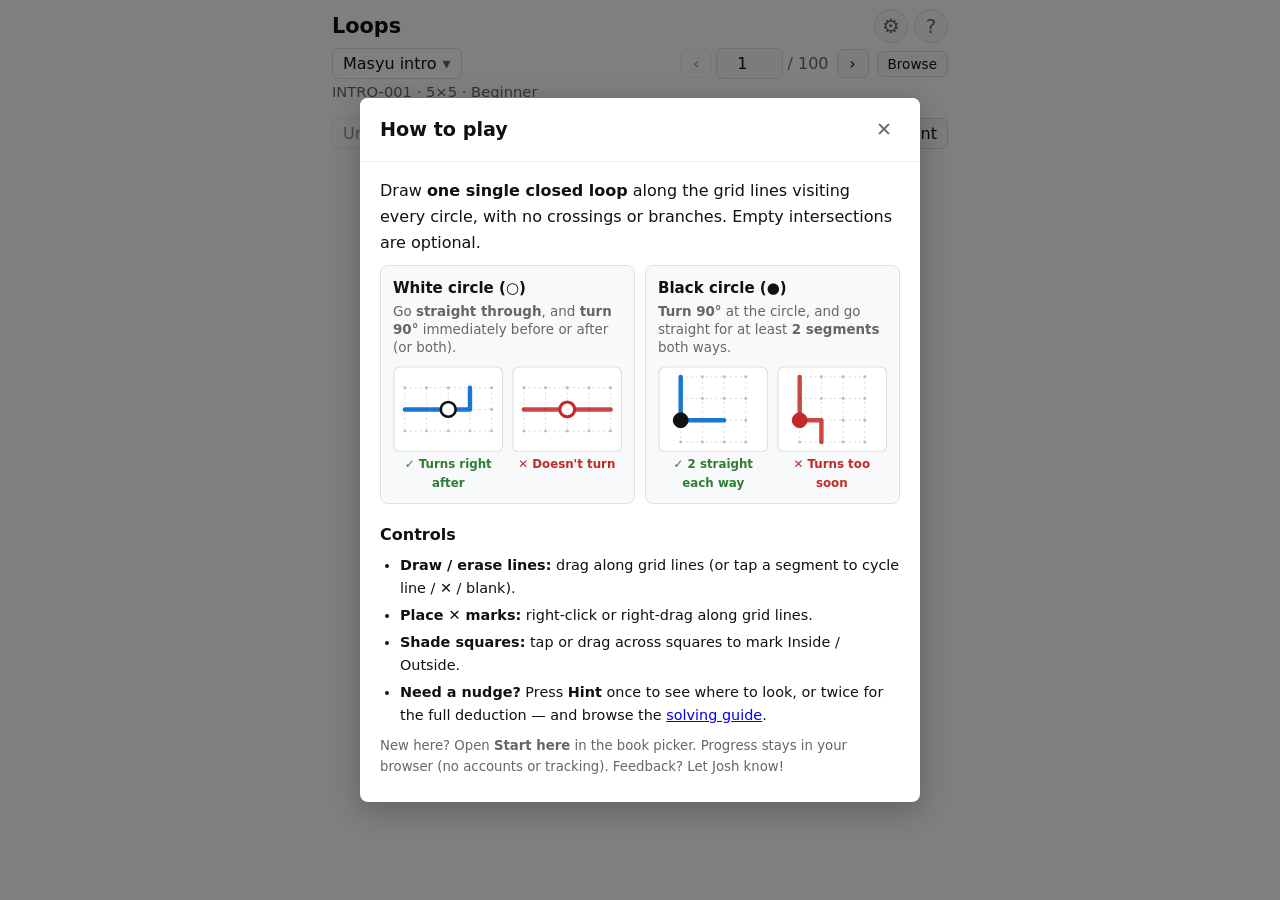
<file: index.html>
<!DOCTYPE html>
<html lang="en">
<head>
  <meta charset="UTF-8">
  <meta name="viewport" content="width=device-width, initial-scale=1">
  <title>Loops</title>
  <meta name="description" content="Masyu, Slitherlink, Mid-loop, Castle Wall, Hamilton cycle, and hybrid loop logic puzzles in your browser: 54,600+ verified unique puzzles graded by human solving rules, hints that explain the logic, and printable booklets.">
  <meta name="theme-color" content="#1976d2">
  <meta property="og:title" content="Loops — Single-Loop Logic Puzzles">
  <meta property="og:description" content="54,600+ verified unique loop logic puzzles in your browser — Masyu, Slitherlink, Mid-loop, Castle Wall, Hamilton cycle, and Hybrids — with hints that explain the logic, Auto-Shade, dark mode, and printable booklets.">
  <meta property="og:type" content="website">
  <meta property="og:url" content="https://joshmermelstein.com/loops/">
  <meta property="og:image" content="https://joshmermelstein.com/loops/og-image.png">
  <meta property="og:image:width" content="1200">
  <meta property="og:image:height" content="630">
  <meta name="twitter:card" content="summary_large_image">
  <link rel="icon" href="favicon.svg" type="image/svg+xml">
  <link rel="apple-touch-icon" href="apple-touch-icon.png">
  <link rel="manifest" href="manifest.webmanifest">
  <script>
    (function () {
      var dark = false;
      try { dark = localStorage.getItem('loops_dark') === '1'; } catch (e) {}
      document.documentElement.setAttribute('data-theme', dark ? 'dark' : 'light');
      var meta = document.querySelector('meta[name="theme-color"]');
      if (meta) meta.setAttribute('content', dark ? '#1a1a1a' : '#1976d2');
    })();
  </script>
  <link rel="stylesheet" href="style.css">
</head>
<body>
  <div id="game-container">
    <header class="topbar">
      <h1 id="page-title">Loops</h1>
      <div class="topbar-actions">
        <button id="settings-btn" class="icon-btn" aria-label="Settings" aria-haspopup="dialog">⚙</button>
        <button id="help-btn" class="icon-btn" aria-label="How to play" aria-haspopup="dialog">?</button>
      </div>
    </header>

    <div class="nav">
      <button id="book-btn" class="book-btn" type="button" aria-haspopup="dialog" aria-label="Choose a book"></button>
      <div class="pager">
        <button id="prev-puz" class="step-btn" aria-label="Previous puzzle">‹</button>
        <input type="number" id="puz-num" min="1" aria-label="Puzzle number">
        <span class="pager-total">/ <span id="puz-total"></span></span>
        <button id="next-puz" class="step-btn" aria-label="Next puzzle">›</button>
        <button id="browse-btn" class="browse-btn" aria-haspopup="dialog">Browse</button>
      </div>
    </div>

    <div class="infobar">
      <div id="puz-info" class="puz-info"></div>
      <div id="status" class="status" role="status" aria-live="polite"></div>
    </div>

    <div class="controls">
      <div class="btn-group">
        <button id="undo-btn" class="ghost" disabled>Undo</button>
        <button id="redo-btn" class="ghost" disabled>Redo</button>
        <button id="reset-btn" class="ghost" disabled>Reset</button>
        <button id="turn-btn" class="ghost" hidden title="Rotate board 90°">↻ Turn</button>
      </div>
      <div class="btn-group">
        <button id="check-btn">Correct so far?</button>
        <button id="hint-btn">Hint</button>
      </div>
    </div>

    <div class="board-wrap">
      <div id="board" aria-label="Puzzle board"></div>
    </div>
    <div id="toast" class="toast" role="status" hidden></div>
  </div>

  <div id="book-modal" class="modal-overlay modal-hidden" role="dialog" aria-modal="true" aria-hidden="true" inert aria-labelledby="book-modal-title">
    <div class="modal-box modal-box--wide">
      <div class="modal-header">
        <h2 id="book-modal-title">Choose a book</h2>
        <button data-close aria-label="Close">✕</button>
      </div>
      <div class="modal-body bp-body" id="bp-body"></div>
    </div>
  </div>

  <div id="browse-modal" class="modal-overlay modal-hidden" role="dialog" aria-modal="true" aria-hidden="true" inert aria-labelledby="browse-modal-title">
    <div class="modal-box modal-box--wide">
      <div class="modal-header">
        <h2 id="browse-modal-title">Browse puzzles</h2>
        <button data-close aria-label="Close">✕</button>
      </div>
      <div class="modal-body browse-modal-body">
        <div id="browse-summary" class="browse-summary"></div>
        <div class="browse-toolbar">
          <div class="browse-legend">
            <span class="legend-dot legend-solved"></span> Solved
            <span class="legend-dot legend-in-progress"></span> In progress
            <span class="legend-dot legend-current"></span> Current
            <span class="legend-dot legend-unsolved"></span> Not started
          </div>
          <button id="browse-jump-btn" type="button" class="browse-jump-btn">→ First unsolved</button>
        </div>
        <div id="browse-jumps" class="browse-jumps" hidden></div>
        <div id="browse-grid" class="browse-grid"></div>
      </div>
    </div>
  </div>

  <div id="help-modal" class="modal-overlay modal-hidden" role="dialog" aria-modal="true" aria-hidden="true" inert aria-labelledby="help-modal-title">
    <div class="modal-box modal-box--wide">
      <div class="modal-header">
        <h2 id="help-modal-title">How to play</h2>
        <button data-close aria-label="Close">✕</button>
      </div>
      <div class="modal-body">
        <p id="help-intro">Draw <b>one single closed loop</b> along the grid lines visiting every circle, with no crossings or branches. Empty intersections are optional.</p>
        <div class="help-rules">
          <div class="help-rule-card" id="help-card-white">
            <div class="help-rule-title">White circle (○)</div>
            <p class="help-rule-desc">Go <b>straight through</b>, and <b>turn 90°</b> immediately before or after (or both).</p>
            <div class="help-diagrams">
              <figure class="help-fig">
                <svg viewBox="0 0 112 88" aria-label="Valid white circle: straight through then turns">
                  <rect class="hr-bg" x="1" y="1" width="110" height="86" rx="6"/>
                  <path class="hr-grid" d="M12 22H100M12 44H100M12 66H100M12 22V66M34 22V66M56 22V66M78 22V66M100 22V66"/>
                  <g class="hr-dot"><circle cx="12" cy="22" r="1.5"/><circle cx="34" cy="22" r="1.5"/><circle cx="56" cy="22" r="1.5"/><circle cx="78" cy="22" r="1.5"/><circle cx="100" cy="22" r="1.5"/><circle cx="12" cy="44" r="1.5"/><circle cx="34" cy="44" r="1.5"/><circle cx="78" cy="44" r="1.5"/><circle cx="100" cy="44" r="1.5"/><circle cx="12" cy="66" r="1.5"/><circle cx="34" cy="66" r="1.5"/><circle cx="56" cy="66" r="1.5"/><circle cx="78" cy="66" r="1.5"/><circle cx="100" cy="66" r="1.5"/></g>
                  <path class="hr-line" d="M12 44H78V22"/>
                  <circle class="pearl-white-fill" cx="56" cy="44" r="7.5"/>
                  <circle class="pearl-white-ring" cx="56" cy="44" r="7.5"/>
                </svg>
                <figcaption class="ok-text">✓ Turns right after</figcaption>
              </figure>
              <figure class="help-fig">
                <svg viewBox="0 0 112 88" aria-label="Invalid white circle: straight on both sides without turning">
                  <rect class="hr-bg" x="1" y="1" width="110" height="86" rx="6"/>
                  <path class="hr-grid" d="M12 22H100M12 44H100M12 66H100M12 22V66M34 22V66M56 22V66M78 22V66M100 22V66"/>
                  <g class="hr-dot"><circle cx="12" cy="22" r="1.5"/><circle cx="34" cy="22" r="1.5"/><circle cx="56" cy="22" r="1.5"/><circle cx="78" cy="22" r="1.5"/><circle cx="100" cy="22" r="1.5"/><circle cx="12" cy="44" r="1.5"/><circle cx="34" cy="44" r="1.5"/><circle cx="78" cy="44" r="1.5"/><circle cx="100" cy="44" r="1.5"/><circle cx="12" cy="66" r="1.5"/><circle cx="34" cy="66" r="1.5"/><circle cx="56" cy="66" r="1.5"/><circle cx="78" cy="66" r="1.5"/><circle cx="100" cy="66" r="1.5"/></g>
                  <path class="hr-line-bad" d="M12 44H100"/>
                  <circle class="pearl-white-fill" cx="56" cy="44" r="7.5"/>
                  <circle class="pearl-white-ring bad" cx="56" cy="44" r="7.5"/>
                </svg>
                <figcaption class="bad-text">✕ Doesn't turn</figcaption>
              </figure>
            </div>
          </div>
          <div class="help-rule-card" id="help-card-black">
            <div class="help-rule-title">Black circle (●)</div>
            <p class="help-rule-desc"><b>Turn 90°</b> at the circle, and go straight for at least <b>2 segments</b> both ways.</p>
            <div class="help-diagrams">
              <figure class="help-fig">
                <svg viewBox="0 0 112 88" aria-label="Valid black circle: turns 90 degrees with two straight segments each way">
                  <rect class="hr-bg" x="1" y="1" width="110" height="86" rx="6"/>
                  <path class="hr-grid" d="M23 11H89M23 33H89M23 55H89M23 77H89M23 11V77M45 11V77M67 11V77M89 11V77"/>
                  <g class="hr-dot"><circle cx="23" cy="11" r="1.5"/><circle cx="45" cy="11" r="1.5"/><circle cx="67" cy="11" r="1.5"/><circle cx="89" cy="11" r="1.5"/><circle cx="23" cy="33" r="1.5"/><circle cx="45" cy="33" r="1.5"/><circle cx="67" cy="33" r="1.5"/><circle cx="89" cy="33" r="1.5"/><circle cx="45" cy="55" r="1.5"/><circle cx="67" cy="55" r="1.5"/><circle cx="89" cy="55" r="1.5"/><circle cx="23" cy="77" r="1.5"/><circle cx="45" cy="77" r="1.5"/><circle cx="67" cy="77" r="1.5"/><circle cx="89" cy="77" r="1.5"/></g>
                  <path class="hr-line" d="M23 11V55H67"/>
                  <circle class="pearl-black" cx="23" cy="55" r="7.5"/>
                </svg>
                <figcaption class="ok-text">✓ 2 straight each way</figcaption>
              </figure>
              <figure class="help-fig">
                <svg viewBox="0 0 112 88" aria-label="Invalid black circle: turns after only one segment">
                  <rect class="hr-bg" x="1" y="1" width="110" height="86" rx="6"/>
                  <path class="hr-grid" d="M23 11H89M23 33H89M23 55H89M23 77H89M23 11V77M45 11V77M67 11V77M89 11V77"/>
                  <g class="hr-dot"><circle cx="23" cy="11" r="1.5"/><circle cx="45" cy="11" r="1.5"/><circle cx="67" cy="11" r="1.5"/><circle cx="89" cy="11" r="1.5"/><circle cx="23" cy="33" r="1.5"/><circle cx="45" cy="33" r="1.5"/><circle cx="67" cy="33" r="1.5"/><circle cx="89" cy="33" r="1.5"/><circle cx="45" cy="55" r="1.5"/><circle cx="67" cy="55" r="1.5"/><circle cx="89" cy="55" r="1.5"/><circle cx="23" cy="77" r="1.5"/><circle cx="45" cy="77" r="1.5"/><circle cx="67" cy="77" r="1.5"/><circle cx="89" cy="77" r="1.5"/></g>
                  <path class="hr-line-bad" d="M23 11V55H45V77"/>
                  <circle class="pearl-black bad" cx="23" cy="55" r="7.5"/>
                </svg>
                <figcaption class="bad-text">✕ Turns too soon</figcaption>
              </figure>
            </div>
          </div>
          <div class="help-rule-card help-rule-card--wide" id="help-card-gray" hidden>
            <div class="help-rule-title">Gray circle (special rule)</div>
            <p class="help-rule-desc">Secretly either a <b>white</b> or <b>black</b> circle — figuring out which is part of the puzzle. Tap a gray circle to label it white or black as an optional note.</p>
            <div class="help-diagrams">
              <figure class="help-fig">
                <svg viewBox="0 0 112 88" aria-label="Gray circle acting as a white circle">
                  <rect class="hr-bg" x="1" y="1" width="110" height="86" rx="6"/>
                  <path class="hr-grid" d="M12 22H100M12 44H100M12 66H100M12 22V66M34 22V66M56 22V66M78 22V66M100 22V66"/>
                  <g class="hr-dot"><circle cx="12" cy="22" r="1.5"/><circle cx="34" cy="22" r="1.5"/><circle cx="56" cy="22" r="1.5"/><circle cx="78" cy="22" r="1.5"/><circle cx="100" cy="22" r="1.5"/><circle cx="12" cy="44" r="1.5"/><circle cx="34" cy="44" r="1.5"/><circle cx="78" cy="44" r="1.5"/><circle cx="100" cy="44" r="1.5"/><circle cx="12" cy="66" r="1.5"/><circle cx="34" cy="66" r="1.5"/><circle cx="56" cy="66" r="1.5"/><circle cx="78" cy="66" r="1.5"/><circle cx="100" cy="66" r="1.5"/></g>
                  <path class="hr-line" d="M12 44H78V22"/>
                  <circle class="pearl-white-fill" cx="56" cy="44" r="7.5"/>
                  <path class="pearl-gray-quad-w" d="M56 44V36.5A7.5 7.5 0 0 1 63.5 44ZM56 44V51.5A7.5 7.5 0 0 1 48.5 44Z"/>
                  <circle class="pearl-white-ring" cx="56" cy="44" r="7.5"/>
                </svg>
                <figcaption class="ok-text">✓ Can be white (straight + turn)</figcaption>
              </figure>
              <figure class="help-fig">
                <svg viewBox="0 0 112 88" aria-label="Gray circle acting as a black circle">
                  <rect class="hr-bg" x="1" y="1" width="110" height="86" rx="6"/>
                  <path class="hr-grid" d="M23 11H89M23 33H89M23 55H89M23 77H89M23 11V77M45 11V77M67 11V77M89 11V77"/>
                  <g class="hr-dot"><circle cx="23" cy="11" r="1.5"/><circle cx="45" cy="11" r="1.5"/><circle cx="67" cy="11" r="1.5"/><circle cx="89" cy="11" r="1.5"/><circle cx="23" cy="33" r="1.5"/><circle cx="45" cy="33" r="1.5"/><circle cx="67" cy="33" r="1.5"/><circle cx="89" cy="33" r="1.5"/><circle cx="45" cy="55" r="1.5"/><circle cx="67" cy="55" r="1.5"/><circle cx="89" cy="55" r="1.5"/><circle cx="23" cy="77" r="1.5"/><circle cx="45" cy="77" r="1.5"/><circle cx="67" cy="77" r="1.5"/><circle cx="89" cy="77" r="1.5"/></g>
                  <path class="hr-line" d="M23 11V55H67"/>
                  <circle class="pearl-black-fill" cx="23" cy="55" r="7.5"/>
                  <path class="pearl-gray-quad-b" d="M23 55V47.5A7.5 7.5 0 0 1 30.5 55ZM23 55V62.5A7.5 7.5 0 0 1 15.5 55Z"/>
                  <circle class="pearl-black-ring" cx="23" cy="55" r="7.5"/>
                </svg>
                <figcaption class="ok-text">✓ Or black (turn + 2 straight)</figcaption>
              </figure>
            </div>
          </div>
          <div class="help-rule-card help-rule-card--wide" id="help-card-full" hidden>
            <div class="help-rule-title" id="help-full-title">Hamilton cycle</div>
            <p class="help-rule-desc" id="help-full-desc">The loop must visit <b>every</b> intersection dot — none may be left empty.</p>
            <div class="help-diagrams">
              <figure class="help-fig">
                <svg viewBox="0 0 112 88" aria-label="Valid full-board loop visiting every intersection dot">
                  <rect class="hr-bg" x="1" y="1" width="110" height="86" rx="6"/>
                  <path class="hr-grid" d="M23 22H89M23 44H89M23 66H89M23 22V66M45 22V66M67 22V66M89 22V66"/>
                  <path class="hr-line" d="M23 22H89V66H67V44H45V66H23Z"/>
                  <path class="hr-given" d="M23 22H45"/>
                  <path class="hr-wall" d="M52.5 62.5L59.5 69.5M52.5 69.5L59.5 62.5"/>
                </svg>
                <figcaption class="ok-text" id="help-full-ok">✓ Visits every dot</figcaption>
              </figure>
              <figure class="help-fig">
                <svg viewBox="0 0 112 88" aria-label="Invalid full-board loop leaving an intersection empty">
                  <rect class="hr-bg" x="1" y="1" width="110" height="86" rx="6"/>
                  <path class="hr-grid" d="M23 22H89M23 44H89M23 66H89M23 22V66M45 22V66M67 22V66M89 22V66"/>
                  <path class="hr-line-bad" d="M23 22H89V66H23Z"/>
                  <circle class="grid-dot full-board" cx="45" cy="44" r="2.6"/>
                  <circle class="grid-dot full-board" cx="67" cy="44" r="2.6"/>
                  <circle class="trapped-cell" cx="45" cy="44" r="7.5"/>
                  <circle class="trapped-cell" cx="67" cy="44" r="7.5"/>
                </svg>
                <figcaption class="bad-text">✕ Leaves dots unvisited</figcaption>
              </figure>
            </div>
          </div>
          <div class="help-rule-card help-rule-card--wide" id="help-card-voids" hidden>
            <div class="help-rule-title">Swiss cheese holes (special rule)</div>
            <p class="help-rule-desc">Cutout holes cannot be entered. Every hole sits entirely <b>Inside</b> or entirely <b>Outside</b> the loop — tap anywhere in a hole to shade it.</p>
            <div class="help-diagrams">
              <figure class="help-fig">
                <svg viewBox="0 0 112 88" aria-label="Swiss cheese hole shaded Inside the loop">
                  <rect class="hr-bg" x="1" y="1" width="110" height="86" rx="6"/>
                  <rect class="face-in" x="34" y="22" width="44" height="44"/>
                  <rect class="void-cutout" x="45" y="33" width="22" height="22" rx="4"/>
                  <path class="hr-grid" d="M12 22H100M12 44H34M78 44H100M12 66H100M12 22V66M34 22V66M78 22V66M100 22V66"/>
                  <path class="hr-line" d="M34 22H78V66H34Z"/>
                </svg>
                <figcaption class="ok-text">✓ Hole Inside the loop</figcaption>
              </figure>
              <figure class="help-fig">
                <svg viewBox="0 0 112 88" aria-label="Swiss cheese hole shaded Outside the loop">
                  <rect class="hr-bg" x="1" y="1" width="110" height="86" rx="6"/>
                  <rect class="face-out" x="34" y="22" width="44" height="44"/>
                  <rect class="void-cutout" x="45" y="33" width="22" height="22" rx="4"/>
                  <path class="hr-grid" d="M12 22H100M12 44H34M78 44H100M12 66H100M12 22V66M34 22V66M78 22V66M100 22V66"/>
                  <path class="hr-line" d="M12 22H34V66H12Z"/>
                </svg>
                <figcaption class="ok-text">✓ Hole Outside the loop</figcaption>
              </figure>
            </div>
          </div>
          <div class="help-rule-card help-rule-card--wide" id="help-card-slither" hidden>
            <div class="help-rule-title">Slitherlink numbers (0–3)</div>
            <p class="help-rule-desc">Each number inside a square tells how many of its <b>4 surrounding grid sides</b> belong to the loop. Tap any square (even a numbered one) to shade it Inside or Outside.</p>
            <div class="help-diagrams">
              <figure class="help-fig">
                <svg viewBox="0 0 112 88" aria-label="Valid Slitherlink numbers matching surrounding segments">
                  <rect class="hr-bg" x="1" y="1" width="110" height="86" rx="6"/>
                  <rect class="face-in" x="45" y="22" width="22" height="22"/>
                  <rect class="face-in" x="45" y="44" width="22" height="22"/>
                  <path class="hr-grid" d="M23 22H89M23 44H89M23 66H89M23 22V66M45 22V66M67 22V66M89 22V66"/>
                  <g class="hr-dot"><circle cx="23" cy="22" r="1.5"/><circle cx="45" cy="22" r="1.5"/><circle cx="67" cy="22" r="1.5"/><circle cx="89" cy="22" r="1.5"/><circle cx="23" cy="44" r="1.5"/><circle cx="45" cy="44" r="1.5"/><circle cx="67" cy="44" r="1.5"/><circle cx="89" cy="44" r="1.5"/><circle cx="23" cy="66" r="1.5"/><circle cx="45" cy="66" r="1.5"/><circle cx="67" cy="66" r="1.5"/><circle cx="89" cy="66" r="1.5"/></g>
                  <path class="hr-line" d="M45 22H67V66H45Z"/>
                  <text class="hr-num" x="56" y="33">3</text>
                  <text class="hr-num" x="78" y="55">1</text>
                </svg>
                <figcaption class="ok-text">✓ Exact side counts</figcaption>
              </figure>
              <figure class="help-fig">
                <svg viewBox="0 0 112 88" aria-label="Invalid Slitherlink 2 surrounded by 3 loop segments">
                  <rect class="hr-bg" x="1" y="1" width="110" height="86" rx="6"/>
                  <path class="hr-grid" d="M23 22H89M23 44H89M23 66H89M23 22V66M45 22V66M67 22V66M89 22V66"/>
                  <g class="hr-dot"><circle cx="23" cy="22" r="1.5"/><circle cx="45" cy="22" r="1.5"/><circle cx="67" cy="22" r="1.5"/><circle cx="89" cy="22" r="1.5"/><circle cx="23" cy="44" r="1.5"/><circle cx="45" cy="44" r="1.5"/><circle cx="67" cy="44" r="1.5"/><circle cx="89" cy="44" r="1.5"/><circle cx="23" cy="66" r="1.5"/><circle cx="45" cy="66" r="1.5"/><circle cx="67" cy="66" r="1.5"/><circle cx="89" cy="66" r="1.5"/></g>
                  <path class="hr-line-bad" d="M45 22H67V66H45Z"/>
                  <text class="hr-num bad" x="56" y="33">2</text>
                </svg>
                <figcaption class="bad-text">✕ 3 sides around a 2</figcaption>
              </figure>
            </div>
          </div>
          <div class="help-rule-card help-rule-card--wide" id="help-card-midloop" hidden>
            <div class="help-rule-title">Mid-loop dots (teal)</div>
            <p class="help-rule-desc">The loop must pass <b>straight through</b> every teal dot, and each dot must sit at the <b>exact midpoint</b> of its straight segment — equal length on both sides up to the 90° turns. Dots on intersections sit on even-length runs (2, 4, …); dots on segment midpoints sit on odd-length runs (1, 3, …).</p>
            <div class="help-diagrams">
              <figure class="help-fig">
                <svg viewBox="0 0 112 88" aria-label="Valid Mid-loop dots centered on straight segments">
                  <rect class="hr-bg" x="1" y="1" width="110" height="86" rx="6"/>
                  <path class="hr-grid" d="M23 22H89M23 44H89M23 66H89M23 22V66M45 22V66M67 22V66M89 22V66"/>
                  <g class="hr-dot"><circle cx="23" cy="22" r="1.5"/><circle cx="45" cy="22" r="1.5"/><circle cx="67" cy="22" r="1.5"/><circle cx="89" cy="22" r="1.5"/><circle cx="23" cy="44" r="1.5"/><circle cx="45" cy="44" r="1.5"/><circle cx="67" cy="44" r="1.5"/><circle cx="89" cy="44" r="1.5"/><circle cx="23" cy="66" r="1.5"/><circle cx="45" cy="66" r="1.5"/><circle cx="67" cy="66" r="1.5"/><circle cx="89" cy="66" r="1.5"/></g>
                  <path class="hr-line" d="M23 22H89V66H23Z"/>
                  <circle class="midloop-dot" cx="56" cy="22" r="5.5"/>
                  <circle class="midloop-dot" cx="89" cy="44" r="5.5"/>
                </svg>
                <figcaption class="ok-text">✓ Centered (odd &amp; even)</figcaption>
              </figure>
              <figure class="help-fig">
                <svg viewBox="0 0 112 88" aria-label="Invalid off-center Mid-loop dot">
                  <rect class="hr-bg" x="1" y="1" width="110" height="86" rx="6"/>
                  <path class="hr-grid" d="M23 22H89M23 44H89M23 66H89M23 22V66M45 22V66M67 22V66M89 22V66"/>
                  <g class="hr-dot"><circle cx="23" cy="22" r="1.5"/><circle cx="45" cy="22" r="1.5"/><circle cx="67" cy="22" r="1.5"/><circle cx="89" cy="22" r="1.5"/><circle cx="23" cy="44" r="1.5"/><circle cx="45" cy="44" r="1.5"/><circle cx="67" cy="44" r="1.5"/><circle cx="89" cy="44" r="1.5"/><circle cx="23" cy="66" r="1.5"/><circle cx="45" cy="66" r="1.5"/><circle cx="67" cy="66" r="1.5"/><circle cx="89" cy="66" r="1.5"/></g>
                  <path class="hr-line-bad" d="M23 22H89V66H23Z"/>
                  <circle class="midloop-dot bad" cx="45" cy="22" r="5.5"/>
                </svg>
                <figcaption class="bad-text">✕ Off-center (1 vs. 2)</figcaption>
              </figure>
            </div>
          </div>
          <div class="help-rule-card help-rule-card--wide" id="help-card-castle" hidden>
            <div class="help-rule-title">Castle Wall tiles (white / black / gray)</div>
            <p class="help-rule-desc">The loop cannot enter blocked Castle Wall tiles. <b>White</b> tiles must sit strictly <b>inside</b> the loop, <b>black</b> tiles strictly <b>outside</b>, and <b>gray</b> tiles may be either. Each numbered arrow counts the <b>total length of parallel loop segments</b> in that direction all the way to the board edge (looking past other tiles); <b>unnumbered</b> tiles just mark inside or outside.</p>
            <div class="help-diagrams">
              <figure class="help-fig">
                <svg viewBox="0 0 112 88" aria-label="Valid Castle Wall white inside tile with arrow count">
                  <rect class="hr-bg" x="1" y="1" width="110" height="86" rx="6"/>
                  <rect class="face-in" x="23" y="22" width="44" height="44"/>
                  <rect class="face-in" x="67" y="44" width="22" height="22"/>
                  <path class="hr-grid" d="M23 22H89M67 44H89M23 66H89M23 22V66M67 22V66M89 22V66"/>
                  <path class="hr-line" d="M23 22H67V44H89V66H23Z"/>
                  <rect class="castle-tile-W" x="36" y="35" width="18" height="18" rx="3.5"/>
                  <text class="castle-text-W" x="45" y="44" font-size="9.5">1→</text>
                </svg>
                <figcaption class="ok-text">✓ White inside, 1 seg right</figcaption>
              </figure>
              <figure class="help-fig">
                <svg viewBox="0 0 112 88" aria-label="Valid Castle Wall black outside tile with 0 arrow">
                  <rect class="hr-bg" x="1" y="1" width="110" height="86" rx="6"/>
                  <rect class="face-out" x="23" y="22" width="44" height="44"/>
                  <rect class="face-in" x="67" y="22" width="22" height="44"/>
                  <path class="hr-grid" d="M23 22H89M67 44H89M23 66H89M23 22V66M67 22V66M89 22V66"/>
                  <path class="hr-line" d="M67 22H89V66H67Z"/>
                  <rect class="castle-tile-B" x="36" y="35" width="18" height="18" rx="3.5"/>
                  <text class="castle-text-B" x="45" y="44" font-size="9.5">0→</text>
                </svg>
                <figcaption class="ok-text">✓ Black outside, 0 parallel</figcaption>
              </figure>
              <figure class="help-fig">
                <svg viewBox="0 0 112 88" aria-label="Valid Castle Wall gray tiles sitting inside or outside the loop">
                  <rect class="hr-bg" x="1" y="1" width="110" height="86" rx="6"/>
                  <rect class="face-in" x="12" y="11" width="44" height="44"/>
                  <rect class="face-in" x="12" y="55" width="22" height="22"/>
                  <rect class="face-out" x="56" y="33" width="44" height="44"/>
                  <path class="hr-grid" d="M12 11H100M56 33H100M12 55H56M12 77H100M12 11V77M34 55V77M56 11V77M78 11V33M100 11V77"/>
                  <path class="hr-line" d="M12 11H56V55H34V77H12Z"/>
                  <rect class="castle-tile-G" x="25" y="24" width="18" height="18" rx="3.5"/>
                  <text class="castle-text-G" x="34" y="30" font-size="8.5">1</text>
                  <text class="castle-text-G" x="34" y="37.5" font-size="7.5">↓</text>
                  <rect class="castle-tile-G" x="69" y="46" width="18" height="18" rx="3.5"/>
                  <text class="castle-text-G" x="78" y="55" font-size="9.5">←1</text>
                </svg>
                <figcaption class="ok-text">✓ Gray: inside or outside</figcaption>
              </figure>
              <figure class="help-fig">
                <svg viewBox="0 0 112 88" aria-label="Valid unnumbered Castle Wall white inside and black outside tiles">
                  <rect class="hr-bg" x="1" y="1" width="110" height="86" rx="6"/>
                  <rect class="face-in" x="12" y="22" width="44" height="44"/>
                  <rect class="face-out" x="56" y="22" width="44" height="44"/>
                  <path class="hr-grid" d="M12 22H100M12 66H100M12 22V66M56 22V66M100 22V66"/>
                  <path class="hr-line" d="M12 22H56V66H12Z"/>
                  <rect class="castle-tile-W" x="25" y="35" width="18" height="18" rx="3.5"/>
                  <rect class="castle-tile-B" x="69" y="35" width="18" height="18" rx="3.5"/>
                </svg>
                <figcaption class="ok-text">✓ Blank: inside/outside only</figcaption>
              </figure>
            </div>
          </div>
          <div class="help-rule-card help-rule-card--wide" id="help-card-corral" hidden>
            <div class="help-rule-title">Corral numbers (also known as Bag / Cave)</div>
            <p class="help-rule-desc">Every circled number must lie strictly <b>inside</b> the loop. Its value counts the total number of <b>inside squares</b> visible orthogonally in all four directions (up, down, left, right), <b>including its own square</b>, stopping in each direction at the loop fence or board edge. <i>(In hybrids with Slitherlink, circled green numbers are Corral sightline counts and plain numbers are Slitherlink edge counts.)</i></p>
            <div class="help-diagrams">
              <figure class="help-fig">
                <svg viewBox="0 0 112 88" aria-label="Valid Corral square seeing 4 inside squares">
                  <rect class="hr-bg" x="1" y="1" width="110" height="86" rx="6"/>
                  <rect class="face-in" x="23" y="22" width="66" height="22"/>
                  <rect class="face-in" x="45" y="44" width="22" height="22"/>
                  <path class="hr-grid" d="M23 22H89M23 44H89M23 66H89M23 22V66M45 22V66M67 22V66M89 22V66"/>
                  <path class="hr-line" d="M23 22H89V44H67V66H45V44H23Z"/>
                  <circle class="corral-badge" cx="56" cy="33" r="8"/>
                  <text class="corral-num" x="56" y="33" font-size="10.5">4</text>
                </svg>
                <figcaption class="ok-text">✓ Inside, sees 4 (1+1+1+1)</figcaption>
              </figure>
              <figure class="help-fig">
                <svg viewBox="0 0 112 88" aria-label="Invalid Corral square seeing only 3 squares">
                  <rect class="hr-bg" x="1" y="1" width="110" height="86" rx="6"/>
                  <rect class="face-in" x="23" y="22" width="66" height="22"/>
                  <path class="hr-grid" d="M23 22H89M23 44H89M23 66H89M23 22V66M45 22V66M67 22V66M89 22V66"/>
                  <path class="hr-line-bad" d="M23 22H89V44H23Z"/>
                  <circle class="corral-badge bad" cx="56" cy="33" r="8"/>
                  <text class="corral-num bad" x="56" y="33" font-size="10.5">4</text>
                </svg>
                <figcaption class="bad-text">✕ Only sees 3 squares</figcaption>
              </figure>
            </div>
          </div>
        </div>
        <h3>Controls</h3>
        <ul class="help-controls">
          <li><b>Draw / erase lines:</b> drag along grid lines (or tap a segment to cycle line / <b>✕</b> / blank).</li>
          <li><b>Place ✕ marks:</b> right-click or right-drag along grid lines.</li>
          <li><b>Shade squares:</b> tap or drag across squares to mark Inside / Outside.</li>
          <li id="help-ctrl-gray" hidden><b>Label gray circles:</b> tap a gray circle to mark it white or black (right-click cycles in reverse); labeling is optional.</li>
          <li id="help-ctrl-voids" hidden><b>Shade a hole:</b> tap anywhere inside a Swiss cheese hole to shade the whole hole Inside / Outside.</li>
          <li><b>Need a nudge?</b> Press <b>Hint</b> once to see where to look, or twice for the full deduction — and browse the <a id="help-guide-link" href="docs/how_to_solve.html">solving guide</a>.</li>
        </ul>
        <p class="help-foot">
          New here? Open <b>Start here</b> in the book picker. Progress stays in your browser (no accounts or tracking). Feedback? Let Josh know!
        </p>
      </div>
    </div>
  </div>

  <div id="settings-modal" class="modal-overlay modal-hidden" role="dialog" aria-modal="true" aria-hidden="true" inert aria-labelledby="settings-modal-title">
    <div class="modal-box">
      <div class="modal-header">
        <h2 id="settings-modal-title">Settings</h2>
        <button data-close aria-label="Close">✕</button>
      </div>
      <div class="modal-body">
        <div class="settings-list">
          <label class="settings-row">
            <div class="settings-row-text">
              <span class="settings-label">Dark mode</span>
              <span class="settings-desc">Use a dark color theme throughout the app</span>
            </div>
            <div class="toggle-switch">
              <input type="checkbox" id="setting-dark-mode" role="switch">
              <span class="toggle-track"><span class="toggle-thumb"></span></span>
            </div>
          </label>
          <label class="settings-row">
            <div class="settings-row-text">
              <span class="settings-label">Color separate lines</span>
              <span class="settings-desc">Draw each separate piece of the loop in its own color so you can see whether two ends belong to the same path</span>
            </div>
            <div class="toggle-switch">
              <input type="checkbox" id="setting-color-lines" role="switch">
              <span class="toggle-track"><span class="toggle-thumb"></span></span>
            </div>
          </label>
          <div id="palette-group" hidden>
            <div class="settings-row settings-row--sub">
              <div class="settings-row-text">
                <span class="settings-label">Line colors</span>
                <span class="settings-desc" id="palette-desc"></span>
              </div>
              <select id="setting-palette" aria-label="Line colors"></select>
            </div>
            <div class="palette-panel">
              <div id="palette-strip" class="palette-strip"></div>
              <div id="palette-custom" class="palette-custom" hidden>
                <button type="button" id="palette-add">Add a color</button>
                <button type="button" id="palette-reset" class="ghost">Start over from the default</button>
                <span class="settings-desc">Click a color to change it, × to remove it. Colors come into use left to right.</span>
              </div>
            </div>
          </div>
          <label class="settings-row">
            <div class="settings-row-text">
              <span class="settings-label">Auto-X</span>
              <span class="settings-desc">Automatically cross out obvious blocked edges and dead ends</span>
            </div>
            <div class="toggle-switch">
              <input type="checkbox" id="setting-auto-x" role="switch">
              <span class="toggle-track"><span class="toggle-thumb"></span></span>
            </div>
          </label>
          <label class="settings-row">
            <div class="settings-row-text">
              <span class="settings-label">Auto-shade (Inside / Outside)</span>
              <span class="settings-desc">Automatically shade squares Inside or Outside from drawn lines and ✕s</span>
            </div>
            <div class="toggle-switch">
              <input type="checkbox" id="setting-auto-shade" role="switch">
              <span class="toggle-track"><span class="toggle-thumb"></span></span>
            </div>
          </label>
          <label class="settings-row">
            <div class="settings-row-text">
              <span class="settings-label">Two-step hints</span>
              <span class="settings-desc">First press shows where to look; second press reveals the full deduction (turn off for immediate full hints)</span>
            </div>
            <div class="toggle-switch">
              <input type="checkbox" id="setting-incremental-hints" role="switch">
              <span class="toggle-track"><span class="toggle-thumb"></span></span>
            </div>
          </label>
        </div>
        <h3 class="settings-section">Tools</h3>
        <div class="settings-list">
          <div id="offline-group">
            <label class="settings-row" id="offline-row">
              <div class="settings-row-text">
                <span class="settings-label">Offline play</span>
                <span class="settings-desc" id="offline-desc">Save the app and all puzzle books (~15 MB) to play without internet</span>
              </div>
              <div class="toggle-switch">
                <input type="checkbox" id="setting-offline" role="switch">
                <span class="toggle-track"><span class="toggle-thumb"></span></span>
              </div>
            </label>
            <div id="offline-actions" class="offline-actions" hidden>
              <button type="button" id="offline-refresh-btn" class="ghost">Update offline copy</button>
            </div>
          </div>
          <div class="settings-row">
            <div class="settings-row-text">
              <span class="settings-label">Load puzzles from a file</span>
              <span class="settings-desc">Adds a temporary book from a CSV file on your computer. Nothing is uploaded.</span>
            </div>
            <button type="button" id="csv-btn">Choose file…</button>
            <input type="file" id="csv-file" accept=".csv,text/csv,text/plain" hidden>
          </div>
          <div class="settings-row">
            <div class="settings-row-text">
              <span class="settings-label">Print puzzles</span>
              <span class="settings-desc">Make a printable black-and-white booklet from this book, with an optional answer key.</span>
            </div>
            <button type="button" id="print-btn">Print…</button>
          </div>
        </div>
        <h3 class="settings-section">Your progress</h3>
        <div class="settings-list">
          <div class="settings-row">
            <div class="settings-row-text">
              <span class="settings-label">Clear saves</span>
              <span class="settings-desc">Erases your progress on every puzzle in this browser. Settings are kept.</span>
            </div>
            <button type="button" id="clear-saves-btn" class="danger-btn">Clear saves</button>
          </div>
        </div>
      </div>
    </div>
  </div>

  <div id="print-modal" class="modal-overlay modal-hidden" role="dialog" aria-modal="true" aria-hidden="true" inert aria-labelledby="print-modal-title">
    <div class="modal-box">
      <div class="modal-header">
        <h2 id="print-modal-title">Print puzzles</h2>
        <button data-close aria-label="Close">✕</button>
      </div>
      <div class="modal-body">
        <p>From <b id="print-book-name"></b> (<span id="print-book-total"></span> puzzles).</p>
        <div class="print-form">
          <label for="print-selection">Puzzles</label>
          <input type="text" id="print-selection" autocomplete="off" spellcheck="false" placeholder="e.g. 1-10, 15">
          <label for="print-size">Size</label>
          <select id="print-size">
            <option value="comfortable" selected>Comfortable (room to draw)</option>
            <option value="compact">Compact (more per page)</option>
          </select>
          <label for="print-answer-key">Answer key</label>
          <input type="checkbox" id="print-answer-key" checked>
        </div>
        <p id="print-error" class="print-error" hidden></p>
        <p id="print-summary" class="print-summary"></p>
        <div class="print-actions"><button type="button" id="print-go-btn">Print…</button></div>
      </div>
    </div>
  </div>

  <script type="module" src="js/main.js"></script>
</body>
</html>
</file>
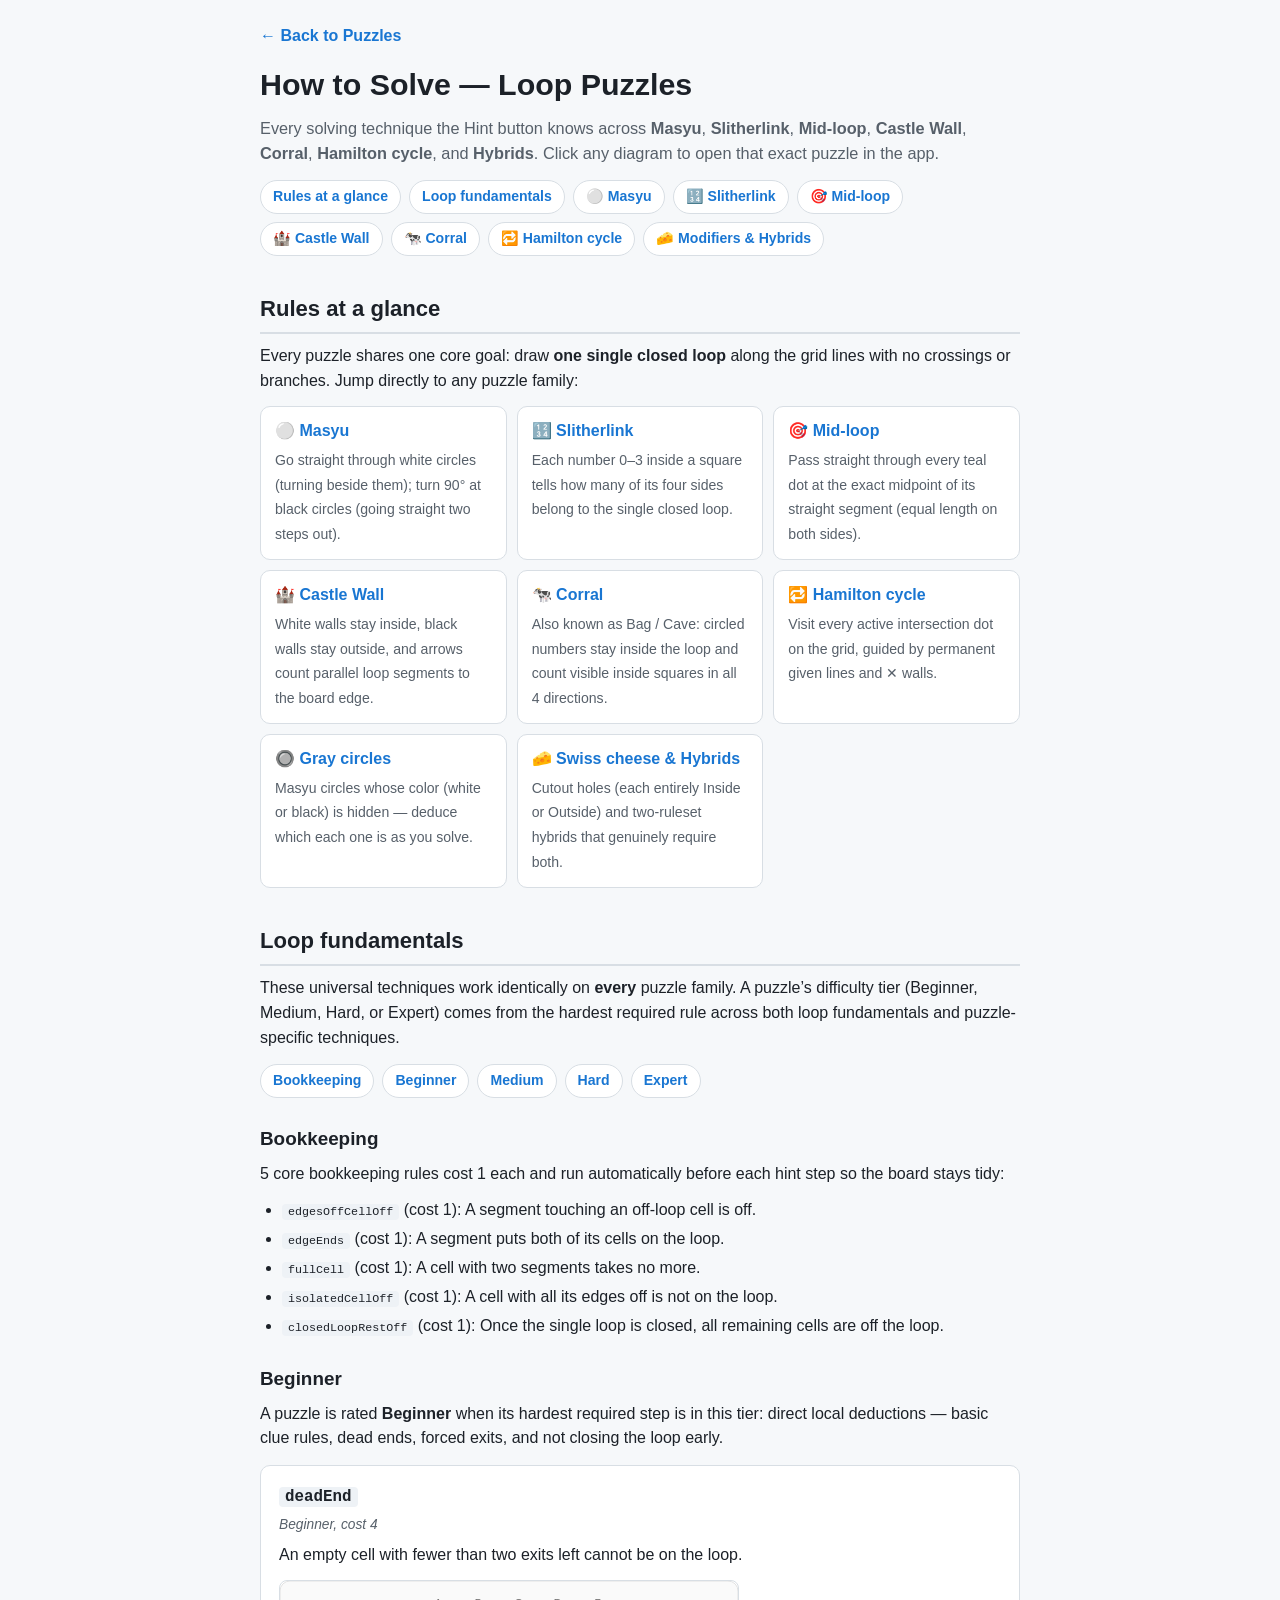
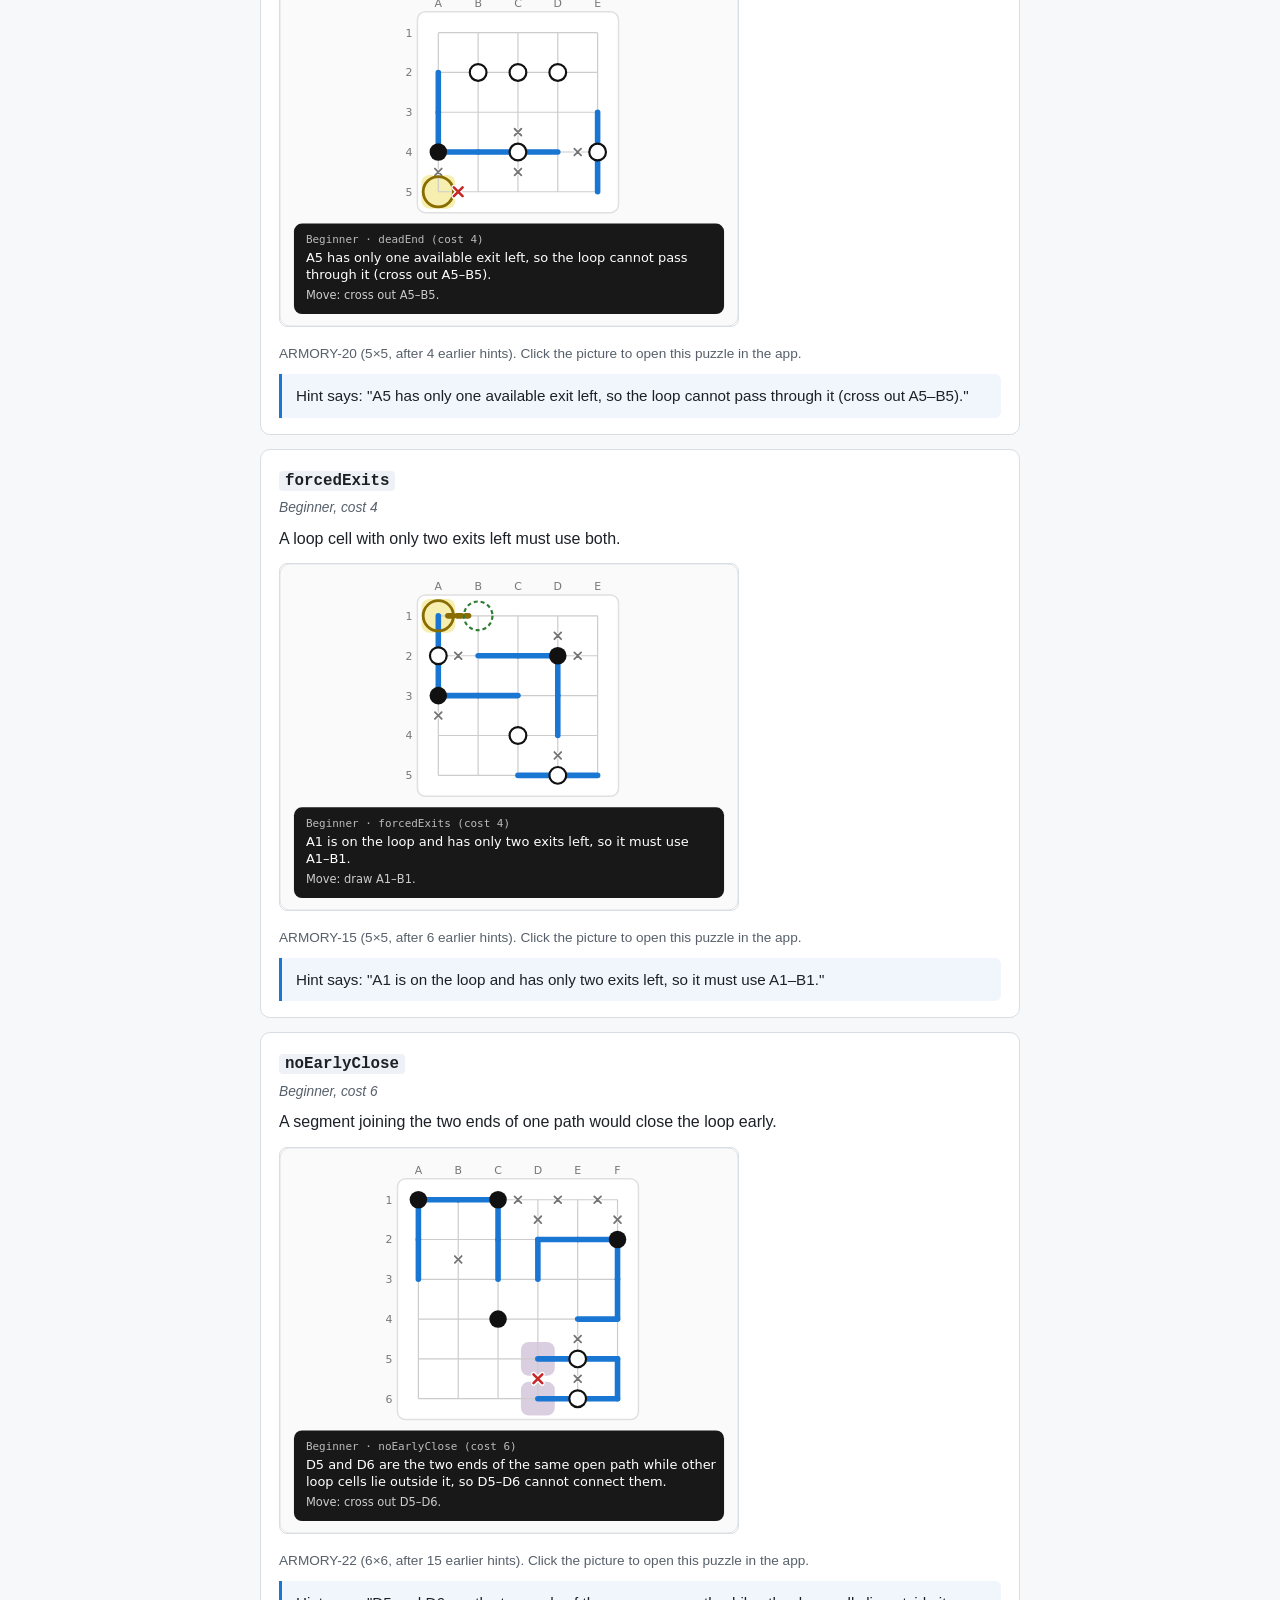
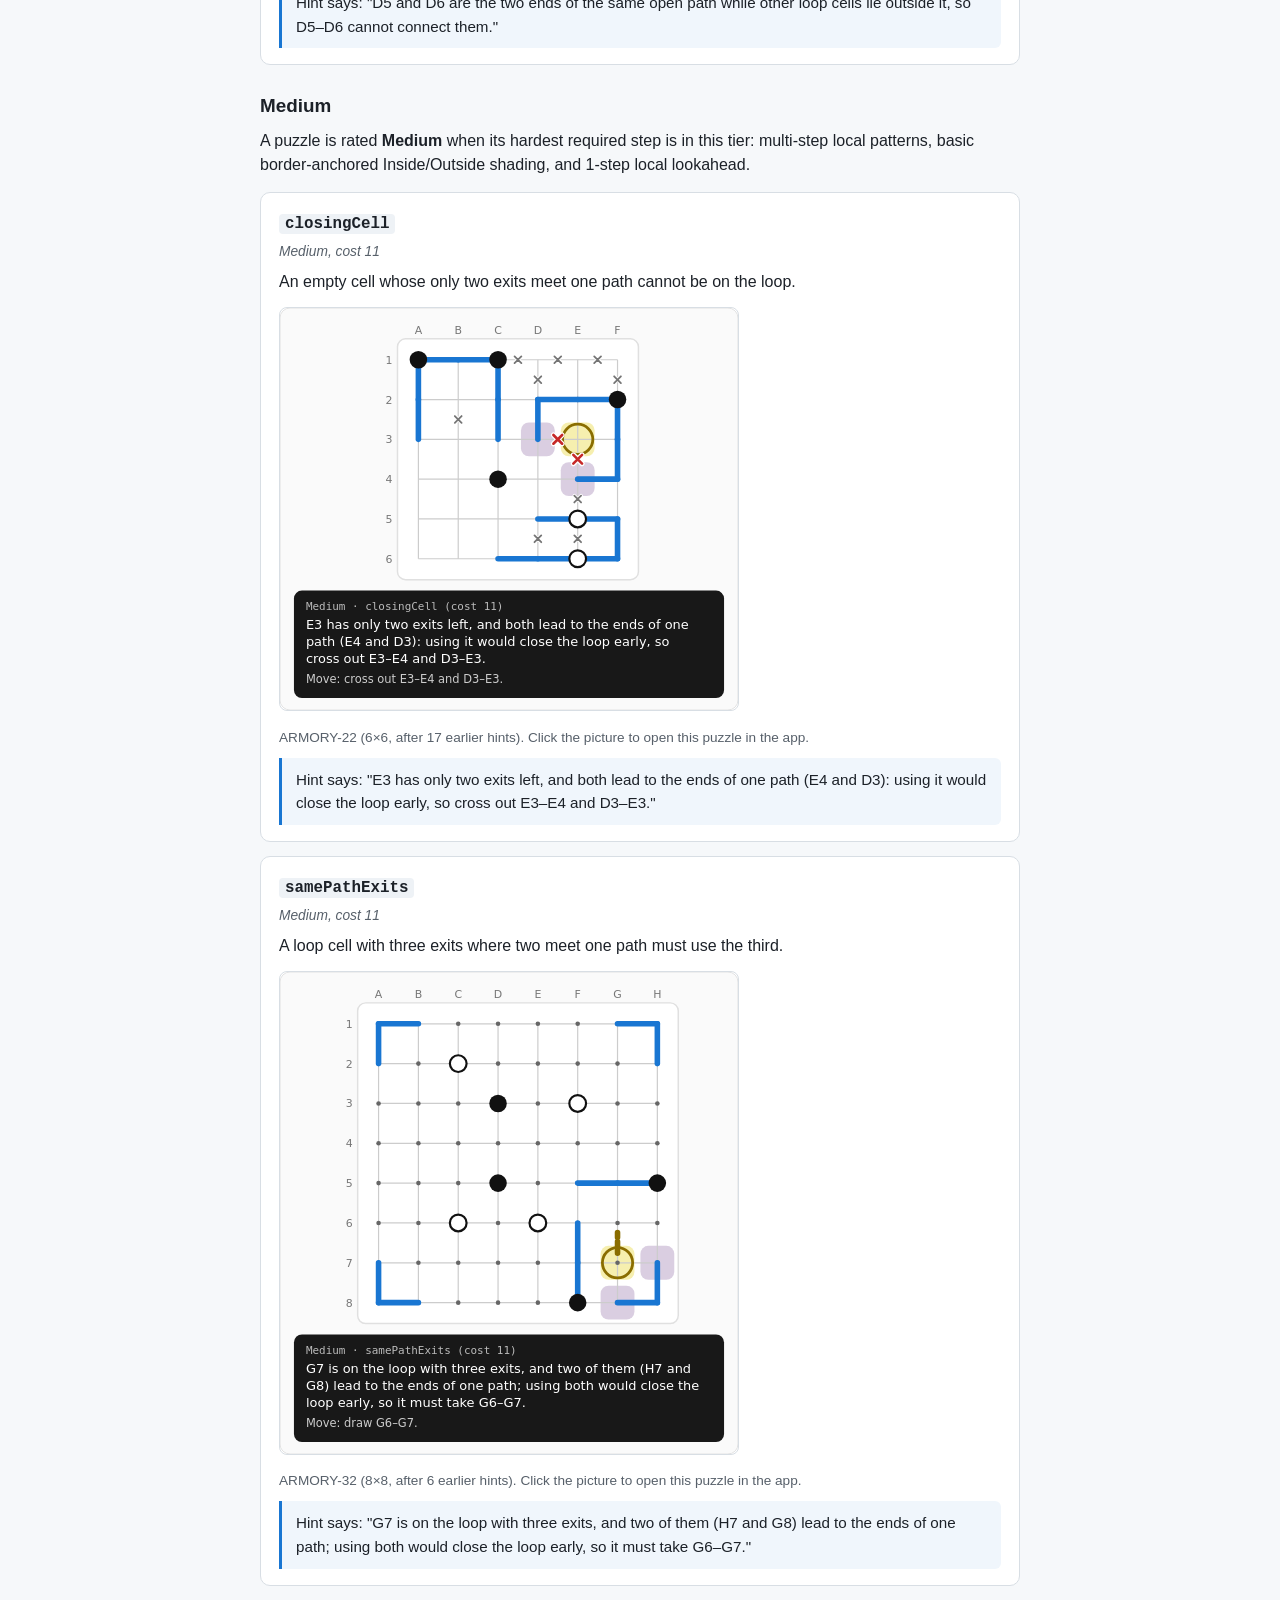
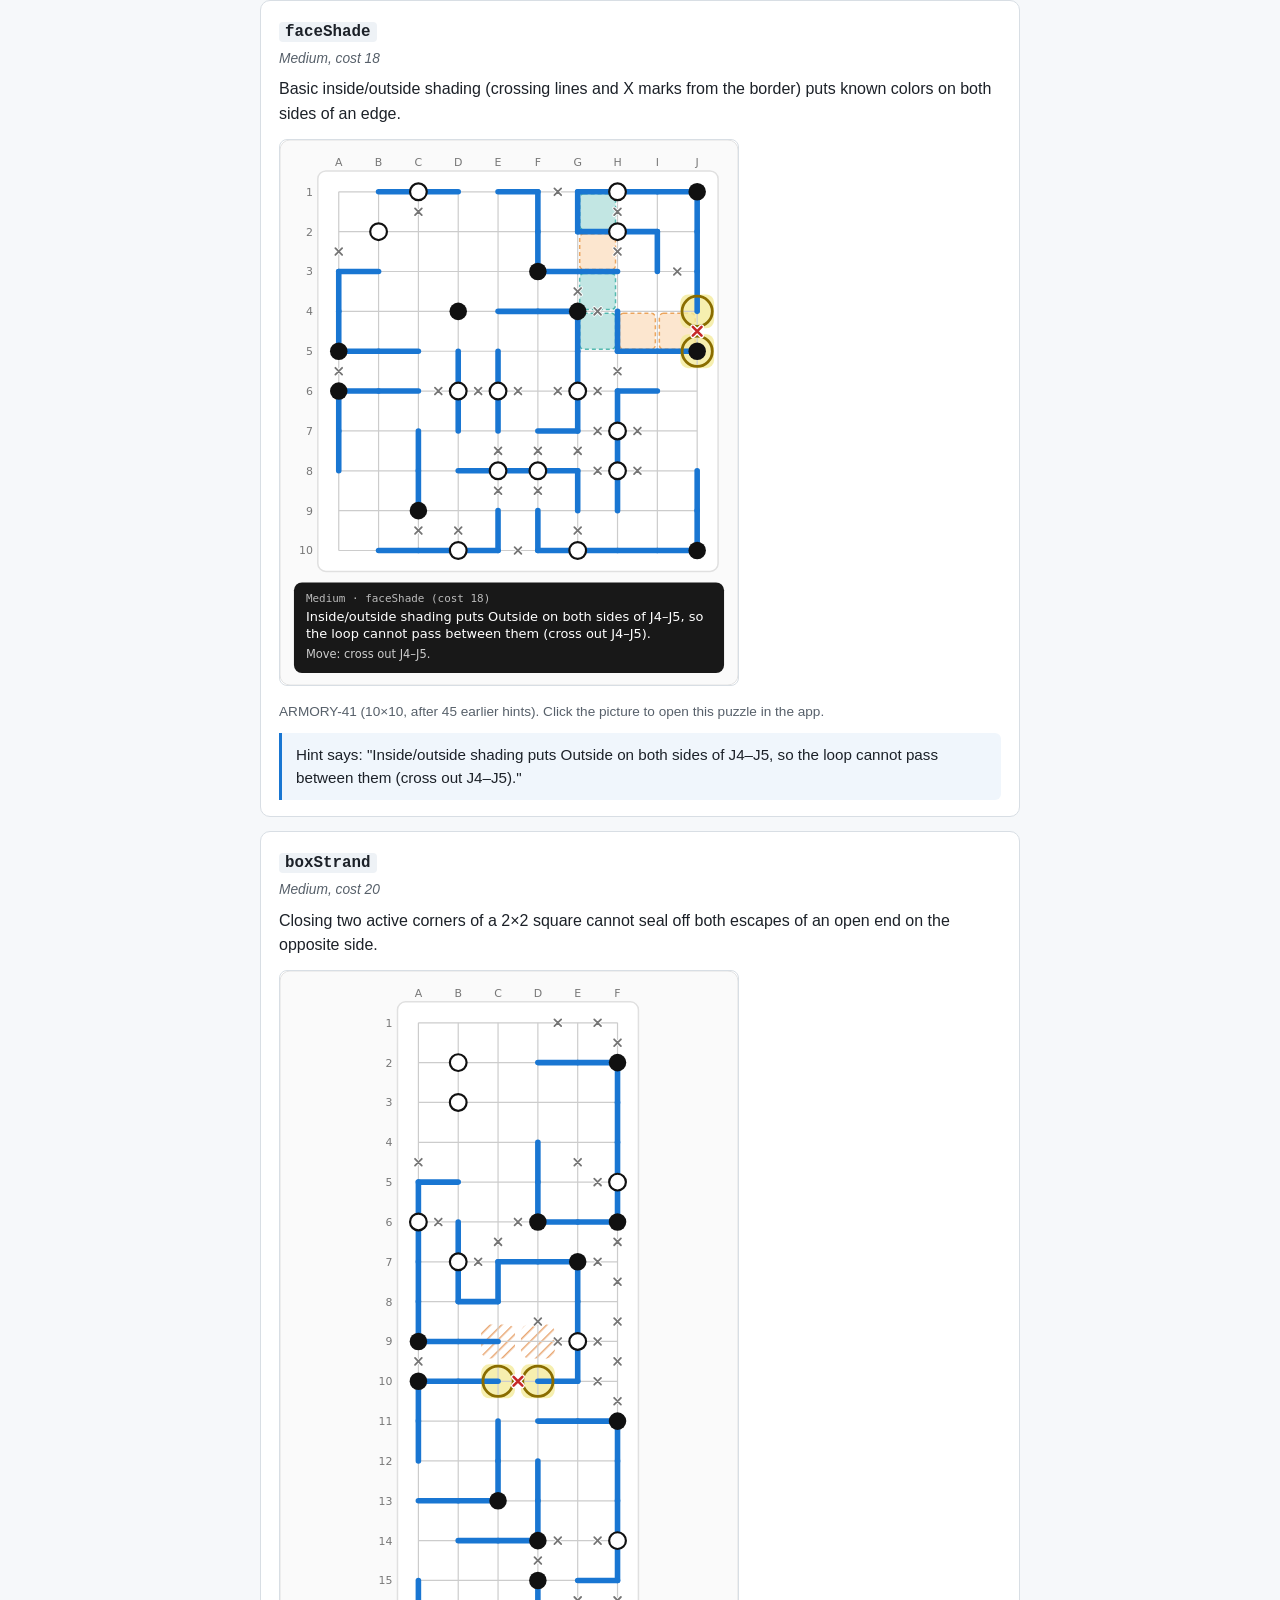
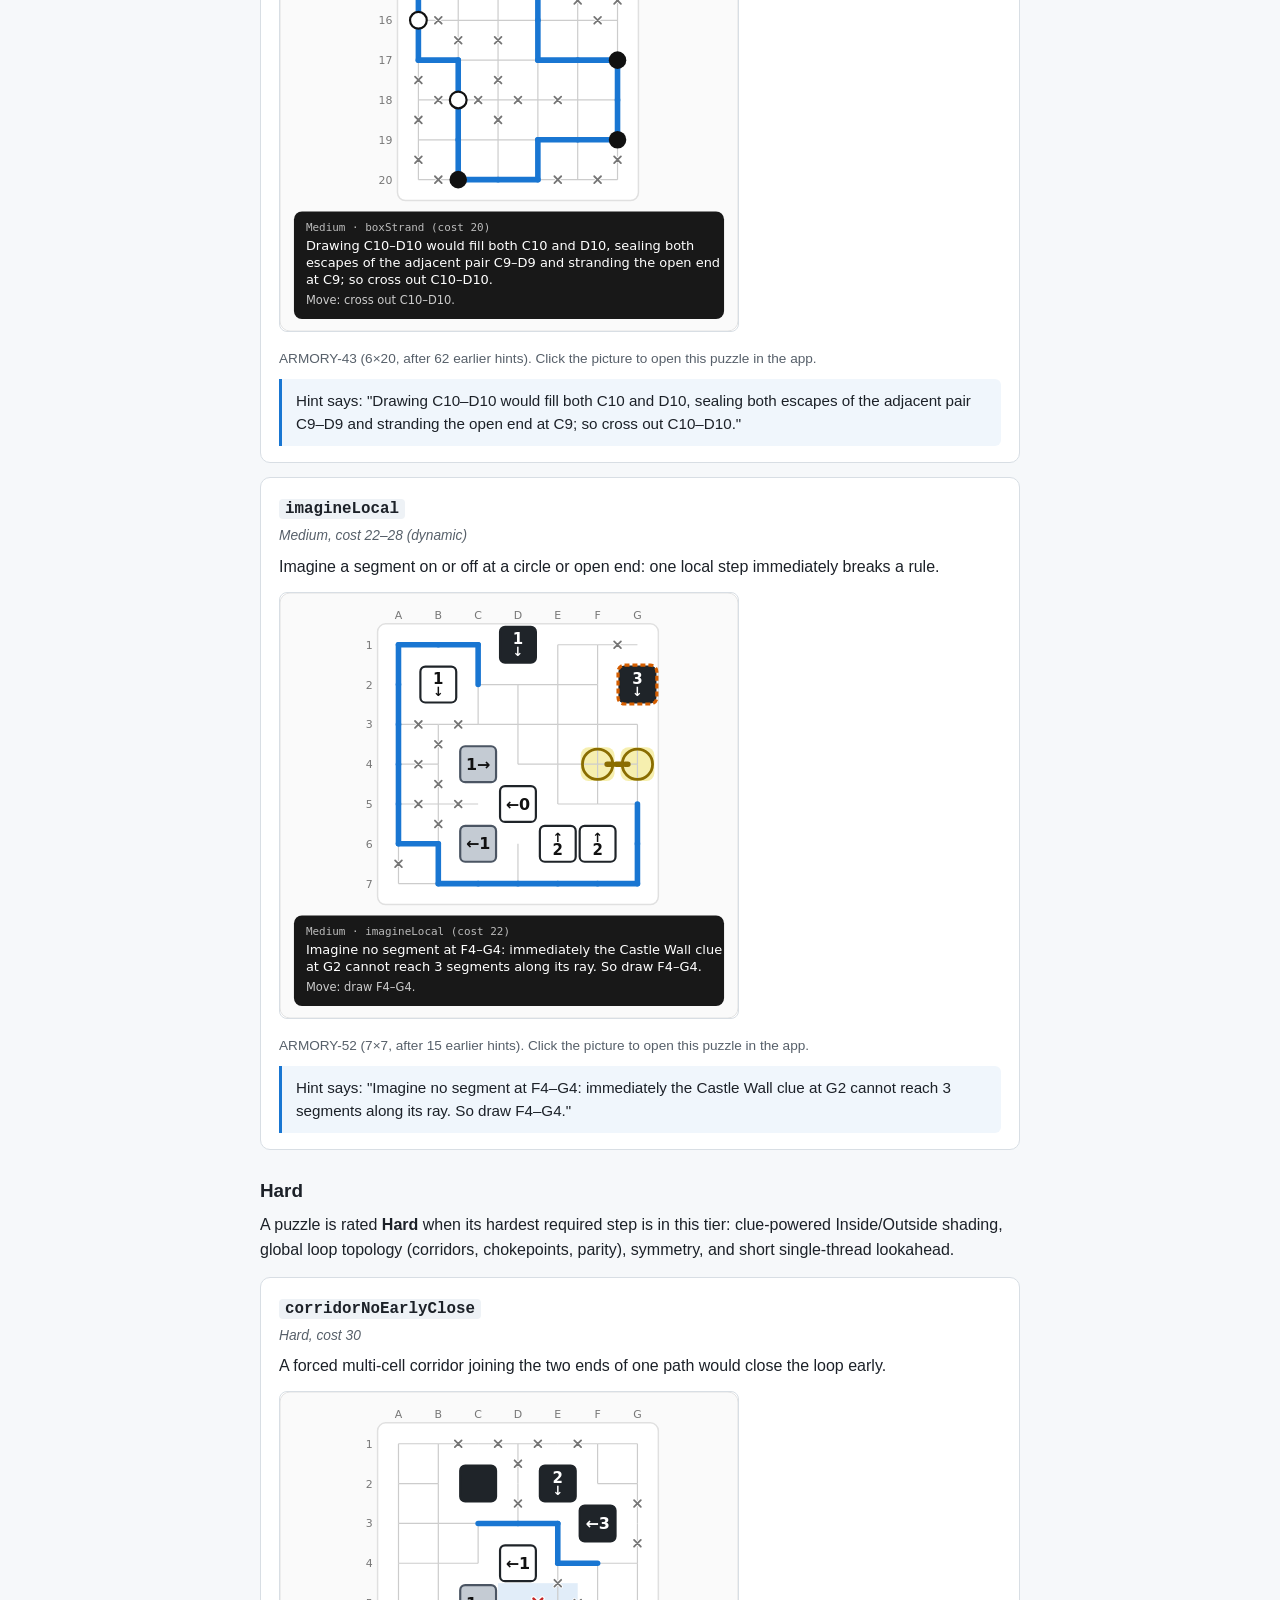
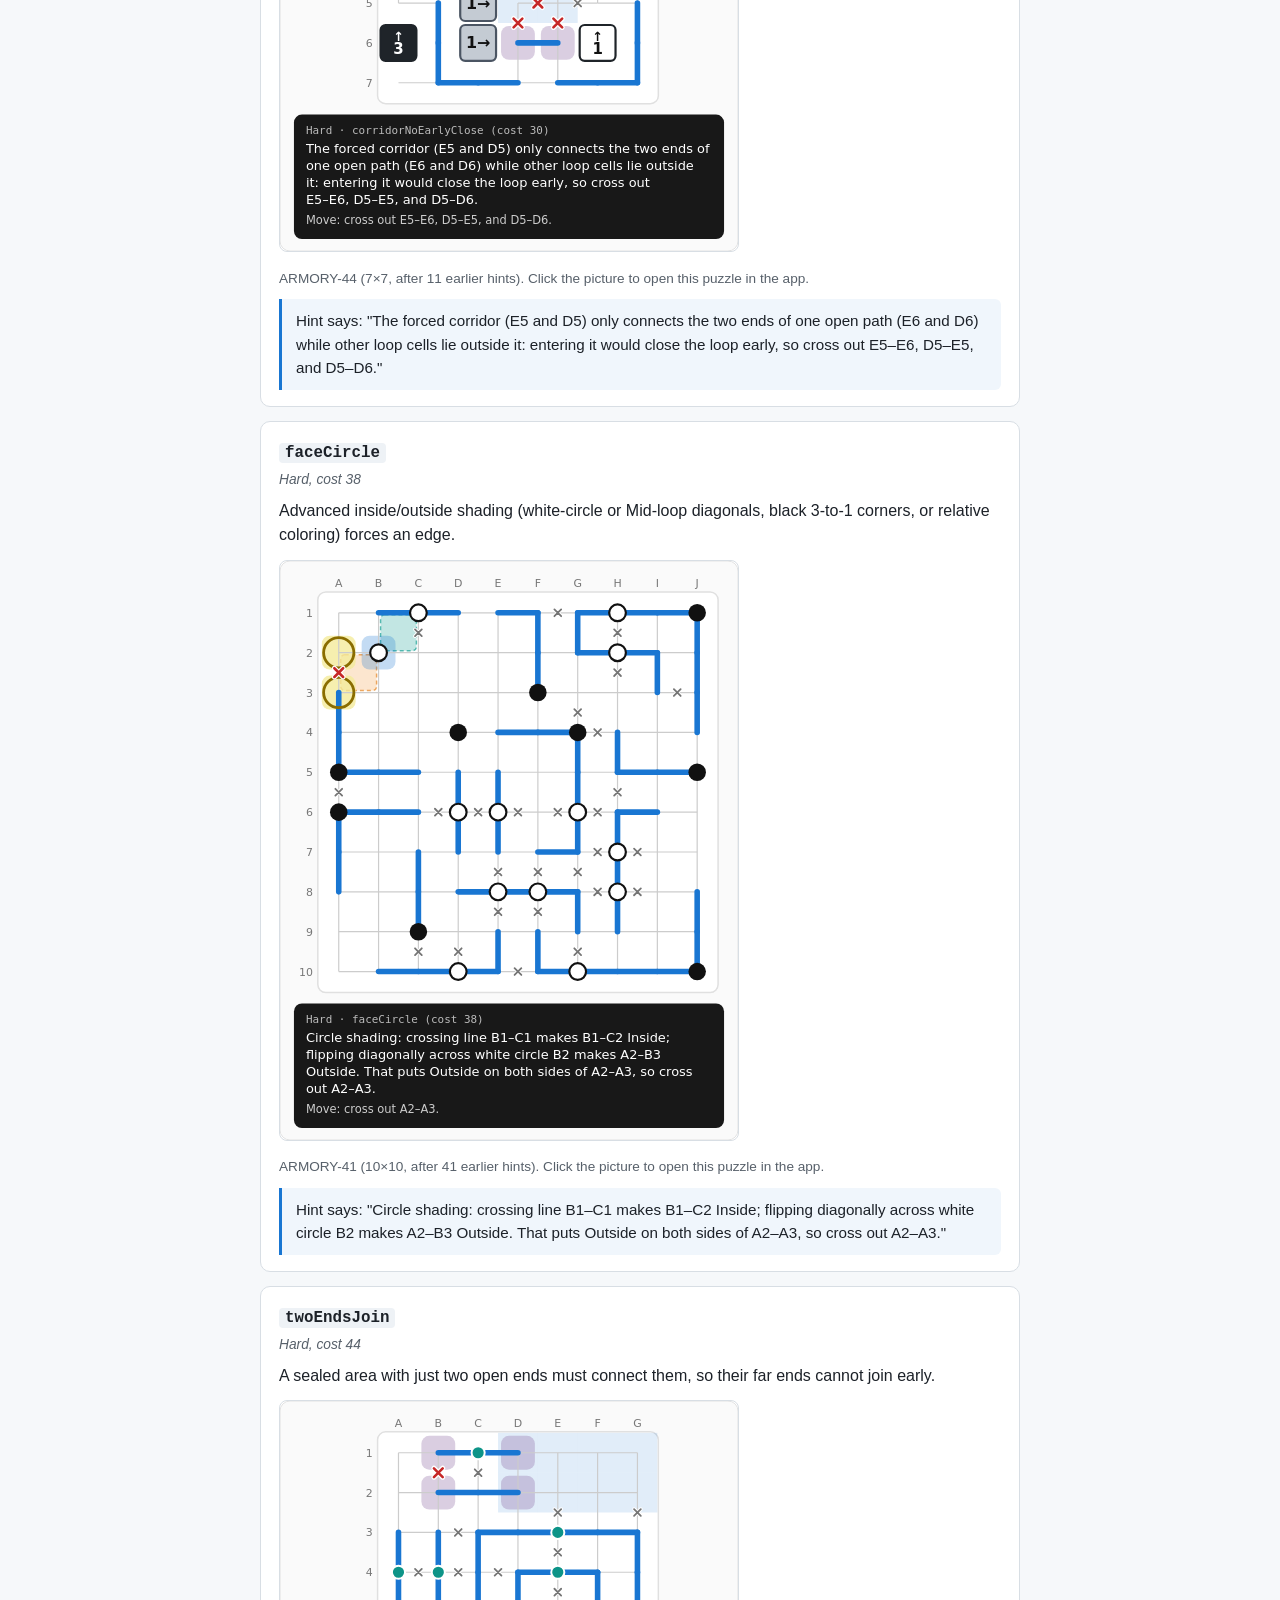
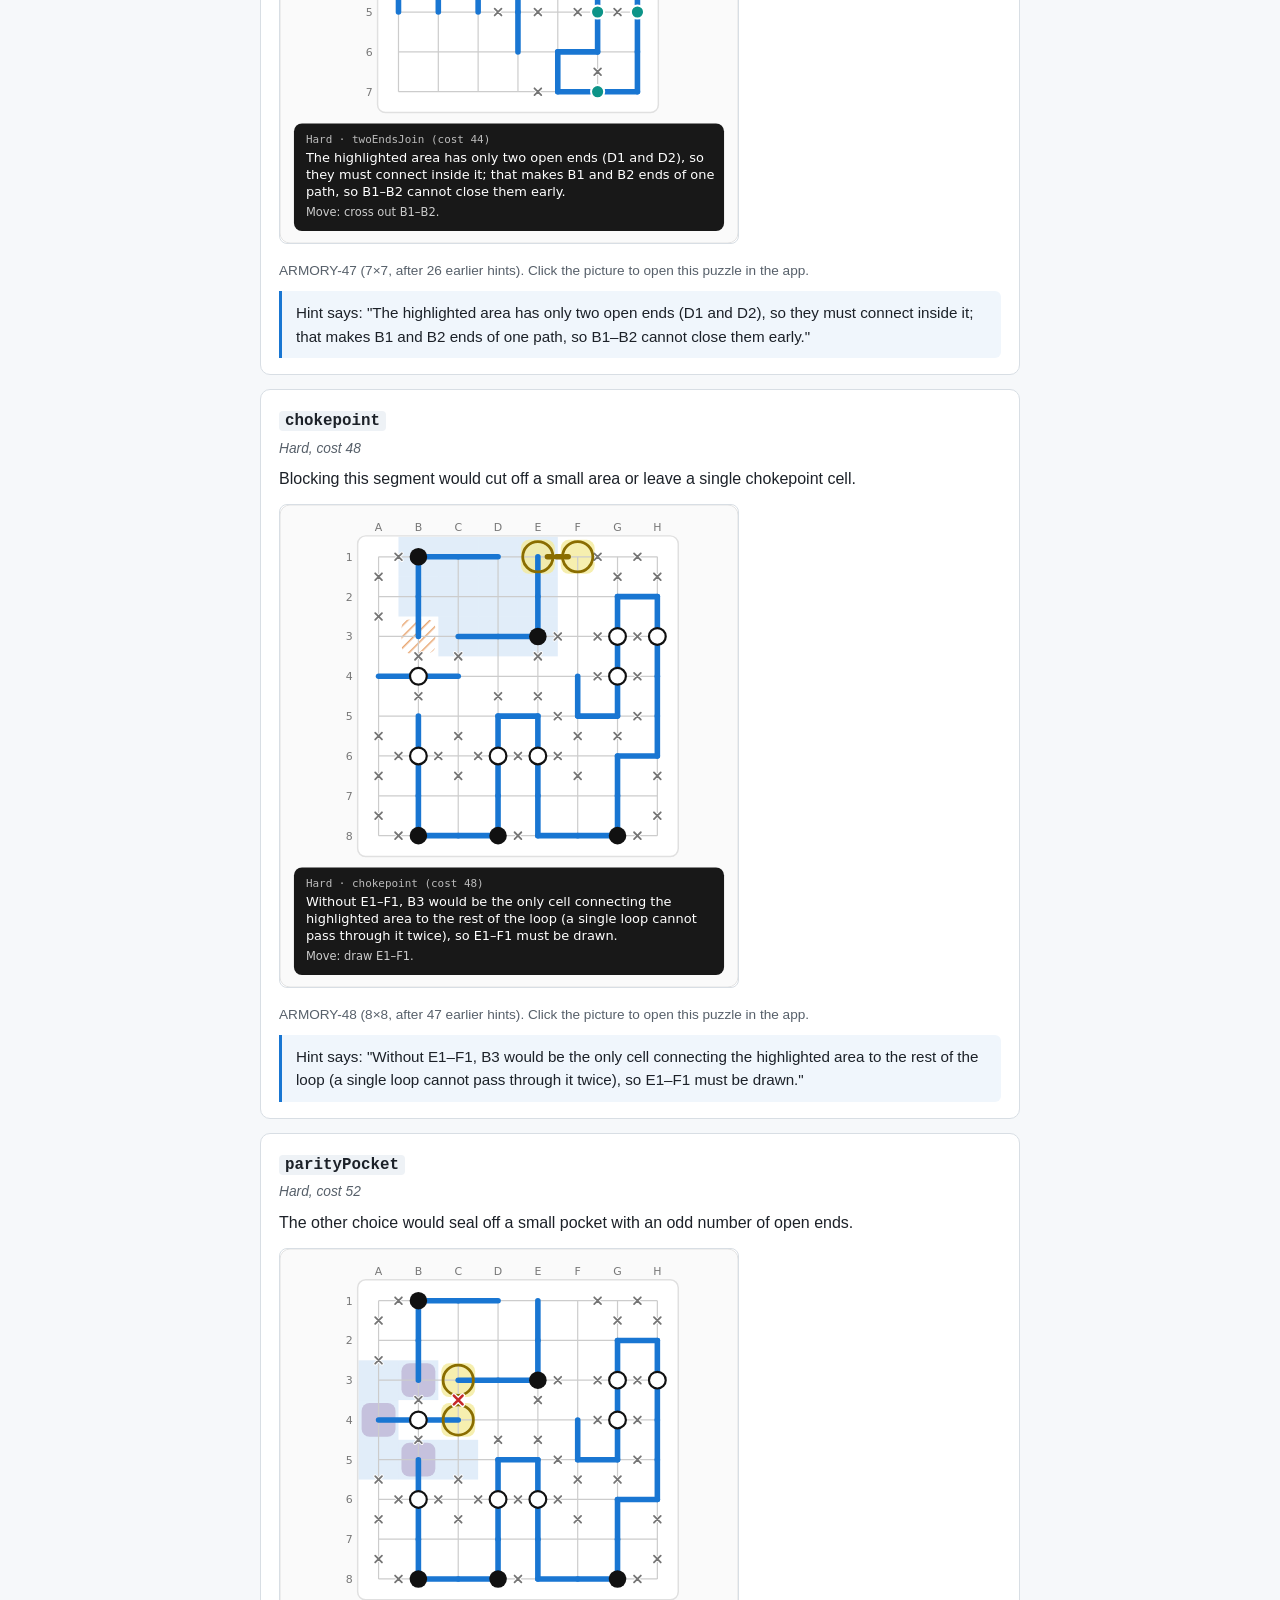
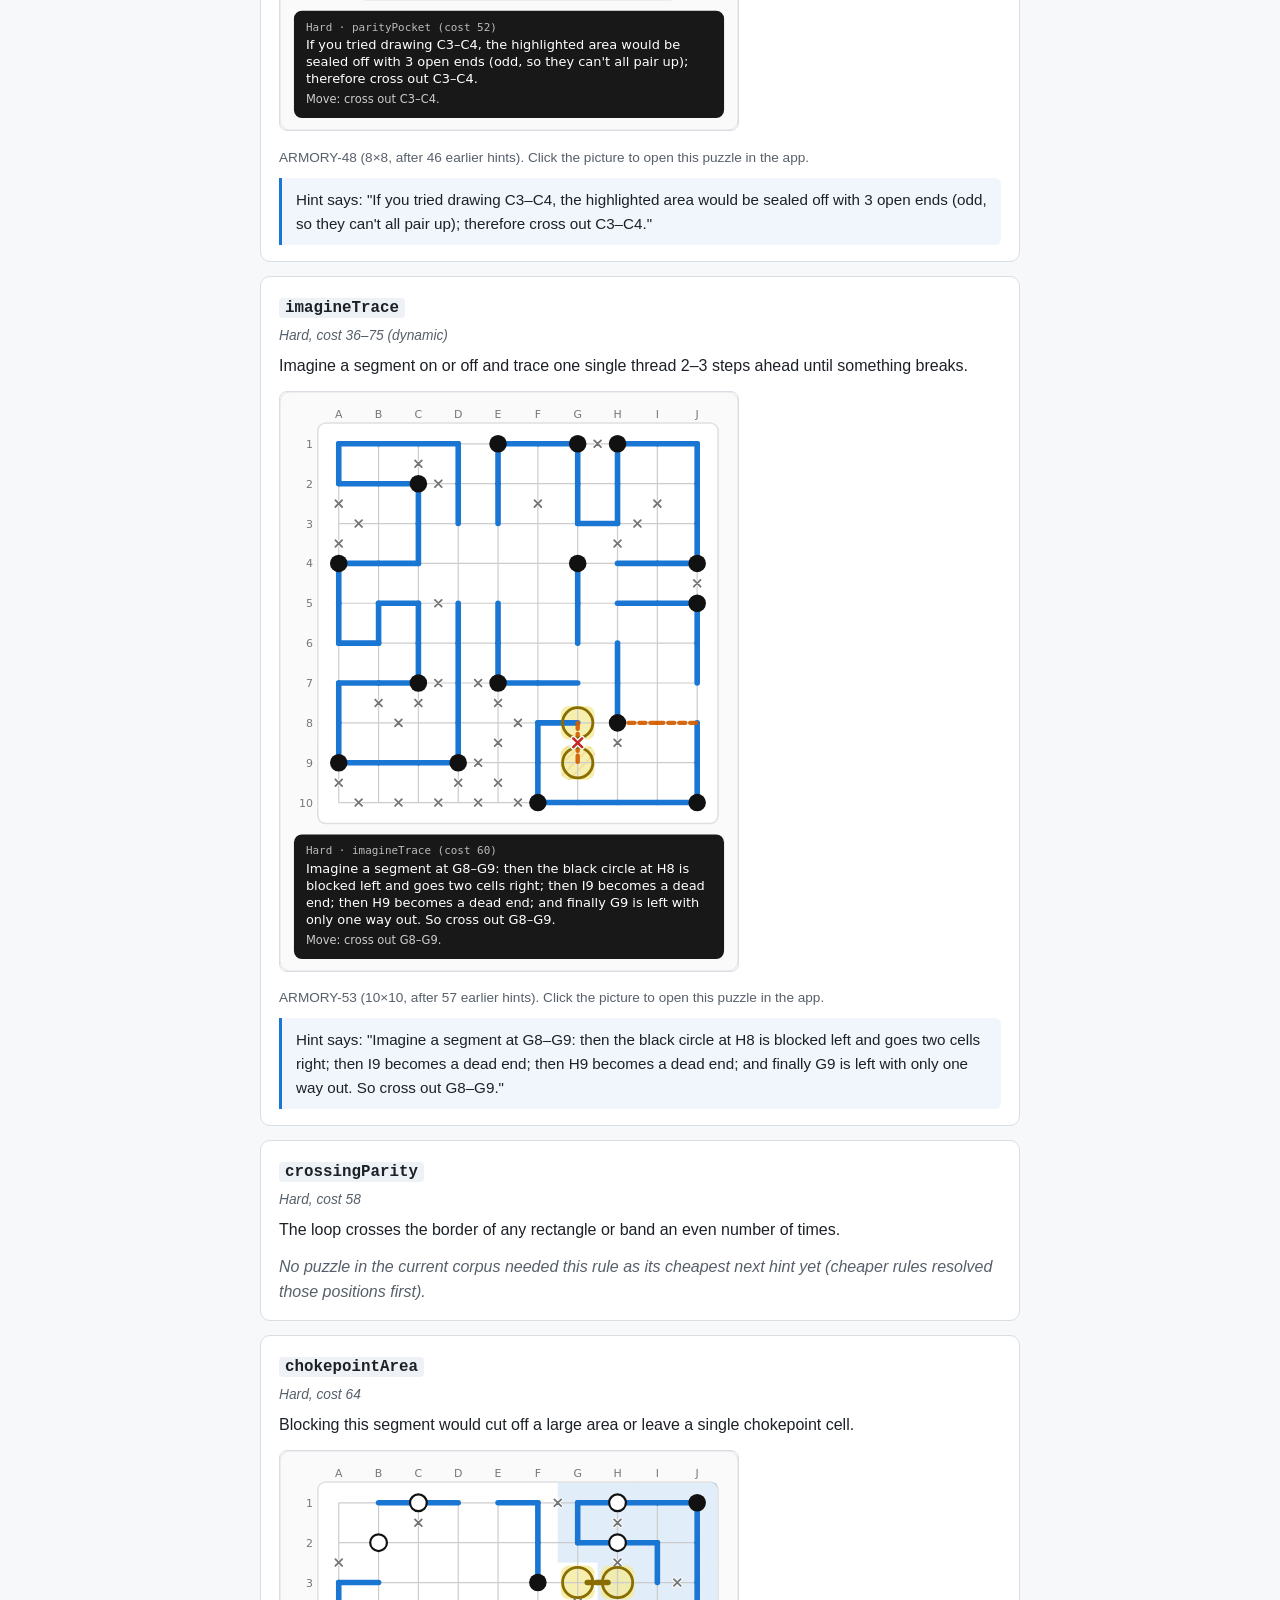
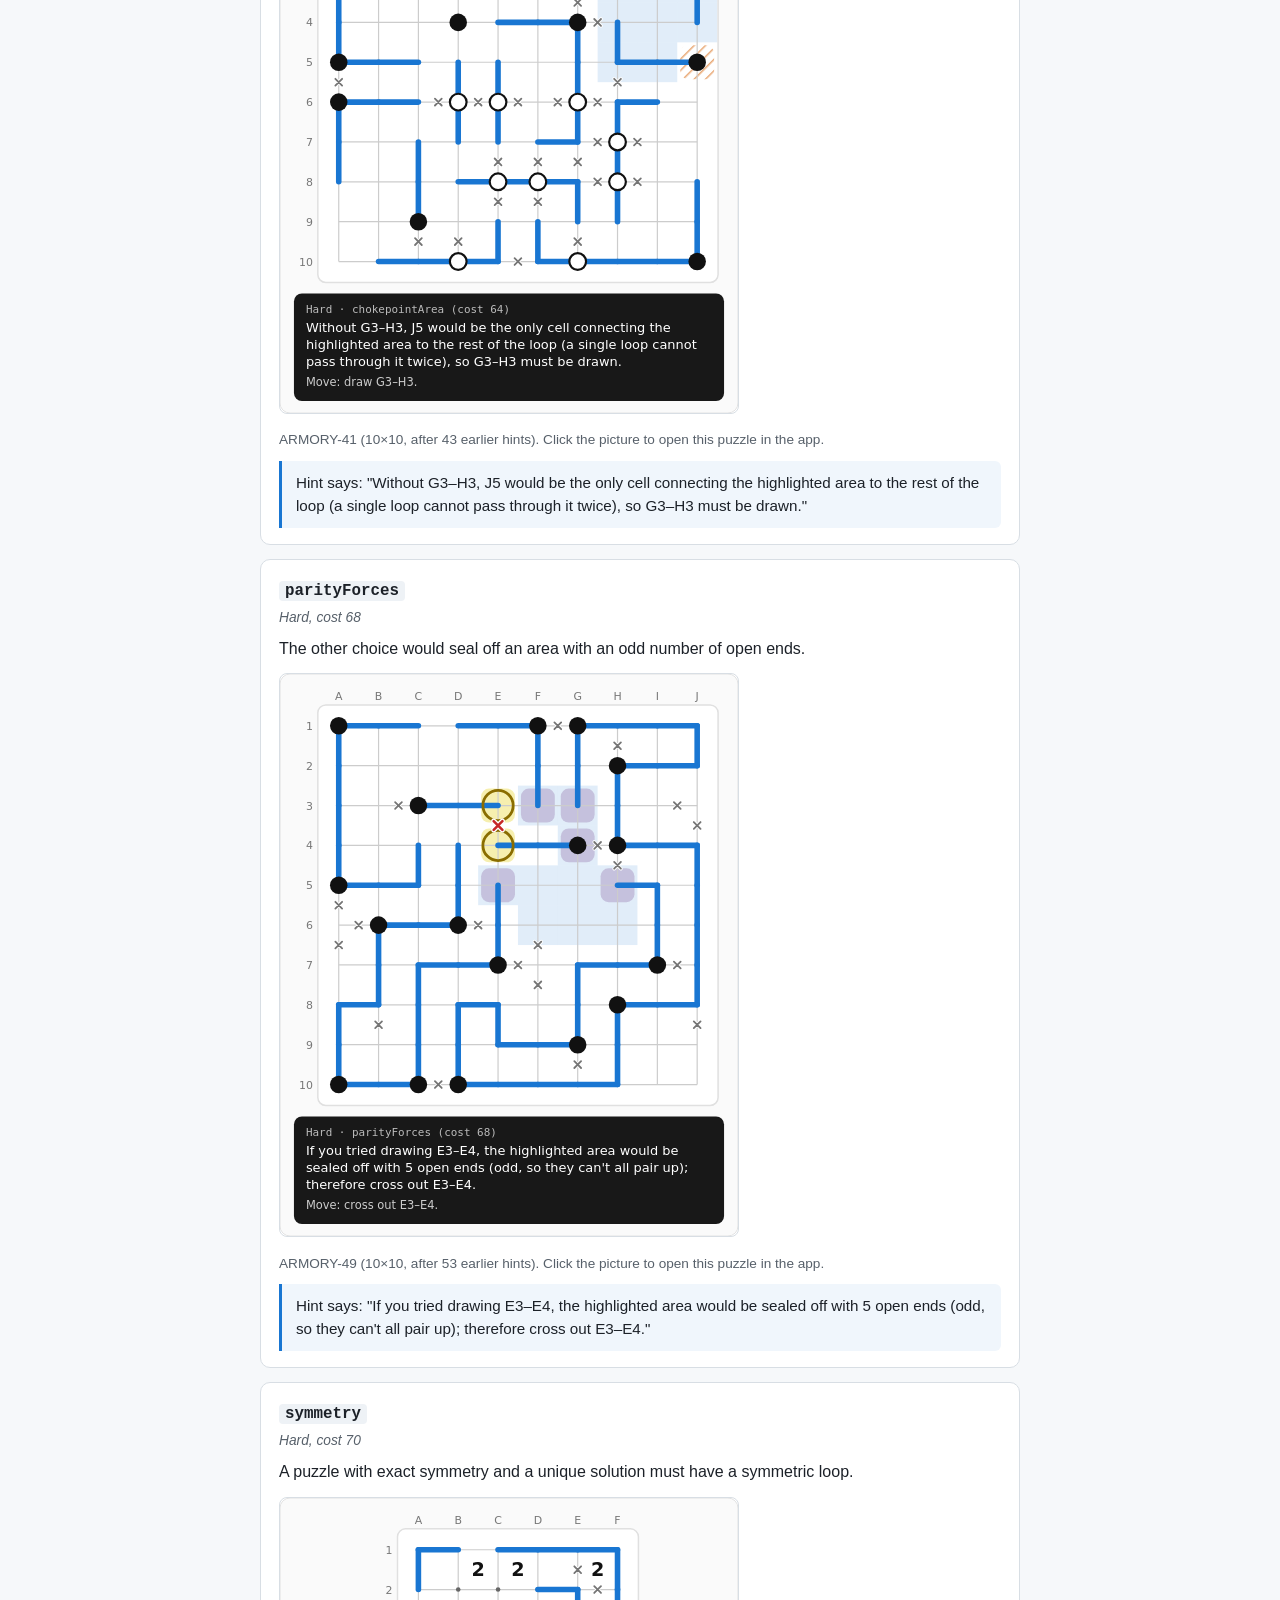
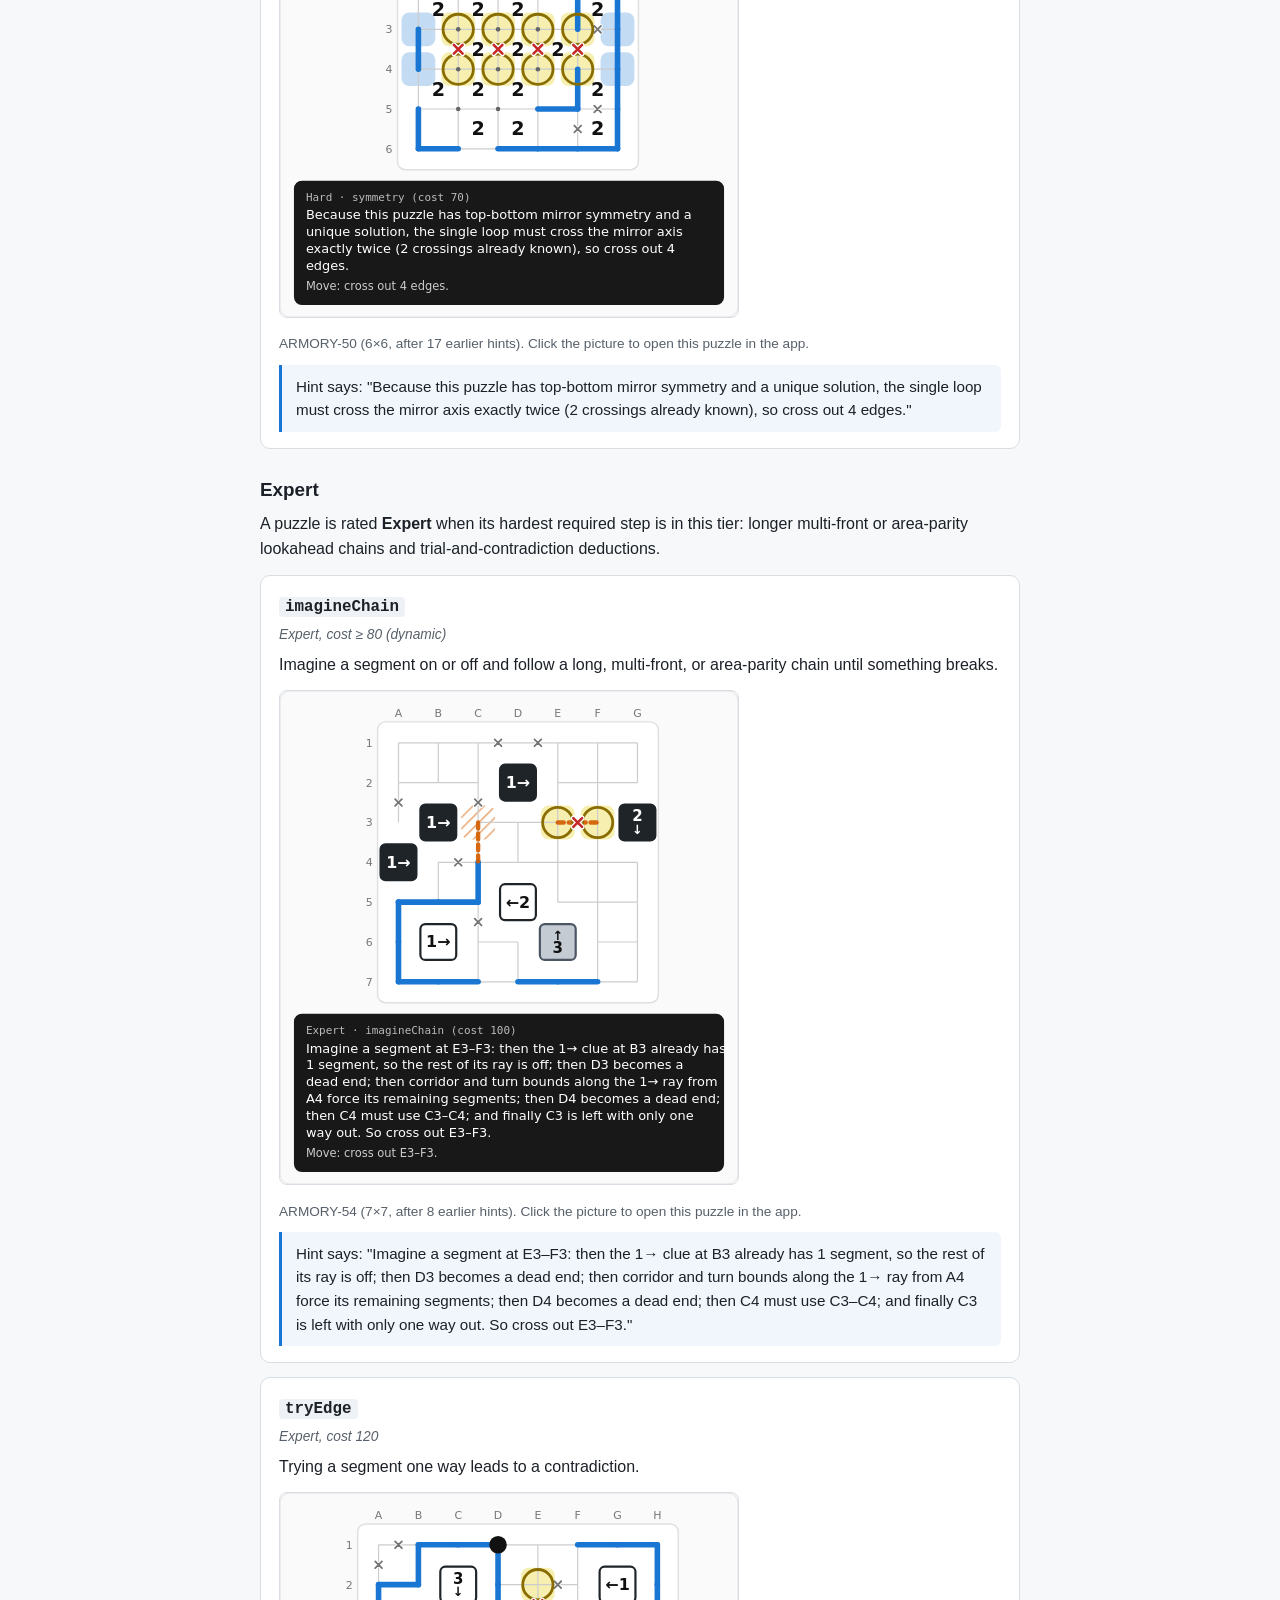
<file: docs/how_to_solve.html>
<!DOCTYPE html>
<html lang="en">
<head>
  <meta charset="UTF-8">
  <meta name="viewport" content="width=device-width, initial-scale=1">
  <title>How to Solve — Loop Puzzles</title>
  <meta name="description" content="Every solving technique the Hint button knows across Masyu, Slitherlink, Mid-loop, Castle Wall, Hamilton cycle, and Hybrids, with interactive examples.">
  <link rel="icon" href="../favicon.svg" type="image/svg+xml">
  <script>
    (function () {
      var dark = false;
      try { dark = localStorage.getItem('loops_dark') === '1'; } catch (e) {}
      document.documentElement.setAttribute('data-theme', dark ? 'dark' : 'light');
    })();
  </script>
  <style>
    :root {
      --bg: #f6f8fa; --card: #ffffff; --text: #1c2128; --muted: #57606a;
      --border: #d8dee4; --accent: #1976d2; --code-bg: #eef2f6; --quote-bg: #f0f6fc;
    }
    :root[data-theme="dark"] {
      --bg: #0f1318; --card: #161b22; --text: #e6edf3; --muted: #9aa4b2;
      --border: #2c3440; --accent: #6cb4ff; --code-bg: #1f2630; --quote-bg: #1a2433;
    }
    * { box-sizing: border-box; }
    body {
      margin: 0; padding: 24px 16px 64px; background: var(--bg); color: var(--text);
      font-family: -apple-system, BlinkMacSystemFont, "Segoe UI", Roboto, sans-serif; line-height: 1.55;
    }
    main { max-width: 760px; margin: 0 auto; }
    .back { display: inline-block; margin-bottom: 12px; color: var(--accent); text-decoration: none; font-weight: 600; }
    .back:hover { text-decoration: underline; }
    h1 { margin: 0 0 8px; font-size: 1.9rem; }
    h2 { margin: 36px 0 10px; padding-bottom: 6px; border-bottom: 2px solid var(--border); font-size: 1.38rem; }
    h3 { margin: 0 0 4px; font-size: 1.1rem; }
    .sub-heading { margin: 26px 0 8px; font-size: 1.18rem; }
    p { margin: 0 0 12px; }
    ul { margin: 0 0 14px; padding-left: 22px; }
    li { margin: 4px 0; }
    code { background: var(--code-bg); padding: 1px 6px; border-radius: 4px; font-size: 0.9em; }
    .lead { color: var(--muted); font-size: 1.02rem; }
    .toc { display: flex; flex-wrap: wrap; gap: 8px; margin: 14px 0 22px; }
    .toc a {
      padding: 5px 12px; border-radius: 999px; border: 1px solid var(--border);
      background: var(--card); color: var(--accent); text-decoration: none; font-size: 0.88rem; font-weight: 600;
    }
    .toc a:hover { border-color: var(--accent); }
    .family-grid {
      display: grid; grid-template-columns: repeat(auto-fit, minmax(220px, 1fr));
      gap: 10px; margin: 12px 0 18px;
    }
    .family-card {
      background: var(--card); border: 1px solid var(--border); border-radius: 10px;
      padding: 12px 14px; text-decoration: none; color: inherit; display: block;
    }
    .family-card:hover { border-color: var(--accent); }
    .family-card b { display: block; margin-bottom: 4px; color: var(--accent); }
    .family-card span { font-size: 0.88rem; color: var(--muted); }
    .rule-card {
      background: var(--card); border: 1px solid var(--border); border-radius: 10px;
      padding: 16px 18px; margin: 14px 0;
    }
    .rule-meta { color: var(--muted); font-size: 0.86rem; font-style: italic; margin-bottom: 8px; }
    .rule-img { display: block; margin: 12px 0 8px; }
    .rule-img img { max-width: 100%; width: 460px; height: auto; border-radius: 8px; border: 1px solid var(--border); background: #fff; }
    .caption { color: var(--muted); font-size: 0.85rem; margin-bottom: 10px; }
    blockquote {
      margin: 8px 0 0; padding: 10px 14px; border-left: 3px solid var(--accent);
      background: var(--quote-bg); border-radius: 0 6px 6px 0; font-size: 0.95rem;
    }
    .none { color: var(--muted); font-style: italic; margin: 8px 0 0; }
  </style>
</head>
<body>
  <main>
    <a class="back" href="../index.html">← Back to Puzzles</a>
    <h1>How to Solve — Loop Puzzles</h1>
    <p class="lead">Every solving technique the Hint button knows across <b>Masyu</b>, <b>Slitherlink</b>, <b>Mid-loop</b>, <b>Castle Wall</b>, <b>Corral</b>, <b>Hamilton cycle</b>, and <b>Hybrids</b>. Click any diagram to open that exact puzzle in the app.</p>
    <nav class="toc" aria-label="Jump to section">
      <a href="#rules">Rules at a glance</a>
      <a href="#loop-fundamentals">Loop fundamentals</a>
      <a href="#puzzle-masyu">⚪ Masyu</a>
      <a href="#variant-slitherlink">🔢 Slitherlink</a>
      <a href="#variant-midloop">🎯 Mid-loop</a>
      <a href="#variant-castlewall">🏰 Castle Wall</a>
      <a href="#variant-corral">🐄 Corral</a>
      <a href="#variant-full">🔁 Hamilton cycle</a>
      <a href="#variant-swiss">🧀 Modifiers &amp; Hybrids</a>
    </nav>

    <h2 id="rules">Rules at a glance</h2>
    <p>Every puzzle shares one core goal: draw <b>one single closed loop</b> along the grid lines with no crossings or branches. Jump directly to any puzzle family:</p>
    <div class="family-grid">
      <a class="family-card" href="#puzzle-masyu"><b>⚪ Masyu</b><span>Go straight through white circles (turning beside them); turn 90° at black circles (going straight two steps out).</span></a>
      <a class="family-card" href="#variant-slitherlink"><b>🔢 Slitherlink</b><span>Each number 0–3 inside a square tells how many of its four sides belong to the single closed loop.</span></a>
      <a class="family-card" href="#variant-midloop"><b>🎯 Mid-loop</b><span>Pass straight through every teal dot at the exact midpoint of its straight segment (equal length on both sides).</span></a>
      <a class="family-card" href="#variant-castlewall"><b>🏰 Castle Wall</b><span>White walls stay inside, black walls stay outside, and arrows count parallel loop segments to the board edge.</span></a>
      <a class="family-card" href="#variant-corral"><b>🐄 Corral</b><span>Also known as Bag / Cave: circled numbers stay inside the loop and count visible inside squares in all 4 directions.</span></a>
      <a class="family-card" href="#variant-full"><b>🔁 Hamilton cycle</b><span>Visit every active intersection dot on the grid, guided by permanent given lines and ✕ walls.</span></a>
      <a class="family-card" href="#variant-gray"><b>🔘 Gray circles</b><span>Masyu circles whose color (white or black) is hidden — deduce which each one is as you solve.</span></a>
      <a class="family-card" href="#variant-swiss"><b>🧀 Swiss cheese &amp; Hybrids</b><span>Cutout holes (each entirely Inside or Outside) and two-ruleset hybrids that genuinely require both.</span></a>
    </div>

    <h2 id="loop-fundamentals">Loop fundamentals</h2>
    <p>These universal techniques work identically on <b>every</b> puzzle family. A puzzle’s difficulty tier (Beginner, Medium, Hard, or Expert) comes from the hardest required rule across both loop fundamentals and puzzle-specific techniques.</p>
    <nav class="toc" aria-label="Jump to fundamental tier">
      <a href="#bookkeeping">Bookkeeping</a>
      <a href="#beginner">Beginner</a>
      <a href="#medium">Medium</a>
      <a href="#hard">Hard</a>
      <a href="#expert">Expert</a>
    </nav>

    <h3 class="sub-heading" id="bookkeeping">Bookkeeping</h3>
    <p>5 core bookkeeping rules cost 1 each and run automatically before each hint step so the board stays tidy:</p>
    <ul>
      <li><code>edgesOffCellOff</code> (cost 1): A segment touching an off-loop cell is off.</li>
      <li><code>edgeEnds</code> (cost 1): A segment puts both of its cells on the loop.</li>
      <li><code>fullCell</code> (cost 1): A cell with two segments takes no more.</li>
      <li><code>isolatedCellOff</code> (cost 1): A cell with all its edges off is not on the loop.</li>
      <li><code>closedLoopRestOff</code> (cost 1): Once the single loop is closed, all remaining cells are off the loop.</li>
    </ul>

    <h3 class="sub-heading" id="beginner">Beginner</h3>
    <p>A puzzle is rated <b>Beginner</b> when its hardest required step is in this tier: direct local deductions — basic clue rules, dead ends, forced exits, and not closing the loop early.</p>

    <section class="rule-card" id="deadEnd">
      <h3><code>deadEnd</code></h3>
      <div class="rule-meta">Beginner, cost 4</div>
      <p>An empty cell with fewer than two exits left cannot be on the loop.</p>
      <a class="rule-img" href="../index.html?book=armory&amp;puzzle=20"><img src="images/deadEnd.svg" alt="deadEnd hint example" loading="lazy"></a>
      <p class="caption">ARMORY-20 (5×5, after 4 earlier hints). Click the picture to open this puzzle in the app.</p>
      <blockquote>Hint says: "A5 has only one available exit left, so the loop cannot pass through it (cross out A5–B5)."</blockquote>
    </section>

    <section class="rule-card" id="forcedExits">
      <h3><code>forcedExits</code></h3>
      <div class="rule-meta">Beginner, cost 4</div>
      <p>A loop cell with only two exits left must use both.</p>
      <a class="rule-img" href="../index.html?book=armory&amp;puzzle=15"><img src="images/forcedExits.svg" alt="forcedExits hint example" loading="lazy"></a>
      <p class="caption">ARMORY-15 (5×5, after 6 earlier hints). Click the picture to open this puzzle in the app.</p>
      <blockquote>Hint says: "A1 is on the loop and has only two exits left, so it must use A1–B1."</blockquote>
    </section>

    <section class="rule-card" id="noEarlyClose">
      <h3><code>noEarlyClose</code></h3>
      <div class="rule-meta">Beginner, cost 6</div>
      <p>A segment joining the two ends of one path would close the loop early.</p>
      <a class="rule-img" href="../index.html?book=armory&amp;puzzle=22"><img src="images/noEarlyClose.svg" alt="noEarlyClose hint example" loading="lazy"></a>
      <p class="caption">ARMORY-22 (6×6, after 15 earlier hints). Click the picture to open this puzzle in the app.</p>
      <blockquote>Hint says: "D5 and D6 are the two ends of the same open path while other loop cells lie outside it, so D5–D6 cannot connect them."</blockquote>
    </section>

    <h3 class="sub-heading" id="medium">Medium</h3>
    <p>A puzzle is rated <b>Medium</b> when its hardest required step is in this tier: multi-step local patterns, basic border-anchored Inside/Outside shading, and 1-step local lookahead.</p>

    <section class="rule-card" id="closingCell">
      <h3><code>closingCell</code></h3>
      <div class="rule-meta">Medium, cost 11</div>
      <p>An empty cell whose only two exits meet one path cannot be on the loop.</p>
      <a class="rule-img" href="../index.html?book=armory&amp;puzzle=22"><img src="images/closingCell.svg" alt="closingCell hint example" loading="lazy"></a>
      <p class="caption">ARMORY-22 (6×6, after 17 earlier hints). Click the picture to open this puzzle in the app.</p>
      <blockquote>Hint says: "E3 has only two exits left, and both lead to the ends of one path (E4 and D3): using it would close the loop early, so cross out E3–E4 and D3–E3."</blockquote>
    </section>

    <section class="rule-card" id="samePathExits">
      <h3><code>samePathExits</code></h3>
      <div class="rule-meta">Medium, cost 11</div>
      <p>A loop cell with three exits where two meet one path must use the third.</p>
      <a class="rule-img" href="../index.html?book=armory&amp;puzzle=32"><img src="images/samePathExits.svg" alt="samePathExits hint example" loading="lazy"></a>
      <p class="caption">ARMORY-32 (8×8, after 6 earlier hints). Click the picture to open this puzzle in the app.</p>
      <blockquote>Hint says: "G7 is on the loop with three exits, and two of them (H7 and G8) lead to the ends of one path; using both would close the loop early, so it must take G6–G7."</blockquote>
    </section>

    <section class="rule-card" id="faceShade">
      <h3><code>faceShade</code></h3>
      <div class="rule-meta">Medium, cost 18</div>
      <p>Basic inside/outside shading (crossing lines and X marks from the border) puts known colors on both sides of an edge.</p>
      <a class="rule-img" href="../index.html?book=armory&amp;puzzle=41"><img src="images/faceShade.svg" alt="faceShade hint example" loading="lazy"></a>
      <p class="caption">ARMORY-41 (10×10, after 45 earlier hints). Click the picture to open this puzzle in the app.</p>
      <blockquote>Hint says: "Inside/outside shading puts Outside on both sides of J4–J5, so the loop cannot pass between them (cross out J4–J5)."</blockquote>
    </section>

    <section class="rule-card" id="boxStrand">
      <h3><code>boxStrand</code></h3>
      <div class="rule-meta">Medium, cost 20</div>
      <p>Closing two active corners of a 2×2 square cannot seal off both escapes of an open end on the opposite side.</p>
      <a class="rule-img" href="../index.html?book=armory&amp;puzzle=43"><img src="images/boxStrand.svg" alt="boxStrand hint example" loading="lazy"></a>
      <p class="caption">ARMORY-43 (6×20, after 62 earlier hints). Click the picture to open this puzzle in the app.</p>
      <blockquote>Hint says: "Drawing C10–D10 would fill both C10 and D10, sealing both escapes of the adjacent pair C9–D9 and stranding the open end at C9; so cross out C10–D10."</blockquote>
    </section>

    <section class="rule-card" id="imagineLocal">
      <h3><code>imagineLocal</code></h3>
      <div class="rule-meta">Medium, cost 22–28 (dynamic)</div>
      <p>Imagine a segment on or off at a circle or open end: one local step immediately breaks a rule.</p>
      <a class="rule-img" href="../index.html?book=armory&amp;puzzle=52"><img src="images/imagineLocal.svg" alt="imagineLocal hint example" loading="lazy"></a>
      <p class="caption">ARMORY-52 (7×7, after 15 earlier hints). Click the picture to open this puzzle in the app.</p>
      <blockquote>Hint says: "Imagine no segment at F4–G4: immediately the Castle Wall clue at G2 cannot reach 3 segments along its ray. So draw F4–G4."</blockquote>
    </section>

    <h3 class="sub-heading" id="hard">Hard</h3>
    <p>A puzzle is rated <b>Hard</b> when its hardest required step is in this tier: clue-powered Inside/Outside shading, global loop topology (corridors, chokepoints, parity), symmetry, and short single-thread lookahead.</p>

    <section class="rule-card" id="corridorNoEarlyClose">
      <h3><code>corridorNoEarlyClose</code></h3>
      <div class="rule-meta">Hard, cost 30</div>
      <p>A forced multi-cell corridor joining the two ends of one path would close the loop early.</p>
      <a class="rule-img" href="../index.html?book=armory&amp;puzzle=44"><img src="images/corridorNoEarlyClose.svg" alt="corridorNoEarlyClose hint example" loading="lazy"></a>
      <p class="caption">ARMORY-44 (7×7, after 11 earlier hints). Click the picture to open this puzzle in the app.</p>
      <blockquote>Hint says: "The forced corridor (E5 and D5) only connects the two ends of one open path (E6 and D6) while other loop cells lie outside it: entering it would close the loop early, so cross out E5–E6, D5–E5, and D5–D6."</blockquote>
    </section>

    <section class="rule-card" id="faceCircle">
      <h3><code>faceCircle</code></h3>
      <div class="rule-meta">Hard, cost 38</div>
      <p>Advanced inside/outside shading (white-circle or Mid-loop diagonals, black 3-to-1 corners, or relative coloring) forces an edge.</p>
      <a class="rule-img" href="../index.html?book=armory&amp;puzzle=41"><img src="images/faceCircle.svg" alt="faceCircle hint example" loading="lazy"></a>
      <p class="caption">ARMORY-41 (10×10, after 41 earlier hints). Click the picture to open this puzzle in the app.</p>
      <blockquote>Hint says: "Circle shading: crossing line B1–C1 makes B1–C2 Inside; flipping diagonally across white circle B2 makes A2–B3 Outside. That puts Outside on both sides of A2–A3, so cross out A2–A3."</blockquote>
    </section>

    <section class="rule-card" id="twoEndsJoin">
      <h3><code>twoEndsJoin</code></h3>
      <div class="rule-meta">Hard, cost 44</div>
      <p>A sealed area with just two open ends must connect them, so their far ends cannot join early.</p>
      <a class="rule-img" href="../index.html?book=armory&amp;puzzle=47"><img src="images/twoEndsJoin.svg" alt="twoEndsJoin hint example" loading="lazy"></a>
      <p class="caption">ARMORY-47 (7×7, after 26 earlier hints). Click the picture to open this puzzle in the app.</p>
      <blockquote>Hint says: "The highlighted area has only two open ends (D1 and D2), so they must connect inside it; that makes B1 and B2 ends of one path, so B1–B2 cannot close them early."</blockquote>
    </section>

    <section class="rule-card" id="chokepoint">
      <h3><code>chokepoint</code></h3>
      <div class="rule-meta">Hard, cost 48</div>
      <p>Blocking this segment would cut off a small area or leave a single chokepoint cell.</p>
      <a class="rule-img" href="../index.html?book=armory&amp;puzzle=48"><img src="images/chokepoint.svg" alt="chokepoint hint example" loading="lazy"></a>
      <p class="caption">ARMORY-48 (8×8, after 47 earlier hints). Click the picture to open this puzzle in the app.</p>
      <blockquote>Hint says: "Without E1–F1, B3 would be the only cell connecting the highlighted area to the rest of the loop (a single loop cannot pass through it twice), so E1–F1 must be drawn."</blockquote>
    </section>

    <section class="rule-card" id="parityPocket">
      <h3><code>parityPocket</code></h3>
      <div class="rule-meta">Hard, cost 52</div>
      <p>The other choice would seal off a small pocket with an odd number of open ends.</p>
      <a class="rule-img" href="../index.html?book=armory&amp;puzzle=48"><img src="images/parityPocket.svg" alt="parityPocket hint example" loading="lazy"></a>
      <p class="caption">ARMORY-48 (8×8, after 46 earlier hints). Click the picture to open this puzzle in the app.</p>
      <blockquote>Hint says: "If you tried drawing C3–C4, the highlighted area would be sealed off with 3 open ends (odd, so they can't all pair up); therefore cross out C3–C4."</blockquote>
    </section>

    <section class="rule-card" id="imagineTrace">
      <h3><code>imagineTrace</code></h3>
      <div class="rule-meta">Hard, cost 36–75 (dynamic)</div>
      <p>Imagine a segment on or off and trace one single thread 2–3 steps ahead until something breaks.</p>
      <a class="rule-img" href="../index.html?book=armory&amp;puzzle=53"><img src="images/imagineTrace.svg" alt="imagineTrace hint example" loading="lazy"></a>
      <p class="caption">ARMORY-53 (10×10, after 57 earlier hints). Click the picture to open this puzzle in the app.</p>
      <blockquote>Hint says: "Imagine a segment at G8–G9: then the black circle at H8 is blocked left and goes two cells right; then I9 becomes a dead end; then H9 becomes a dead end; and finally G9 is left with only one way out. So cross out G8–G9."</blockquote>
    </section>

    <section class="rule-card" id="crossingParity">
      <h3><code>crossingParity</code></h3>
      <div class="rule-meta">Hard, cost 58</div>
      <p>The loop crosses the border of any rectangle or band an even number of times.</p>
      <p class="none">No puzzle in the current corpus needed this rule as its cheapest next hint yet (cheaper rules resolved those positions first).</p>
    </section>

    <section class="rule-card" id="chokepointArea">
      <h3><code>chokepointArea</code></h3>
      <div class="rule-meta">Hard, cost 64</div>
      <p>Blocking this segment would cut off a large area or leave a single chokepoint cell.</p>
      <a class="rule-img" href="../index.html?book=armory&amp;puzzle=41"><img src="images/chokepointArea.svg" alt="chokepointArea hint example" loading="lazy"></a>
      <p class="caption">ARMORY-41 (10×10, after 43 earlier hints). Click the picture to open this puzzle in the app.</p>
      <blockquote>Hint says: "Without G3–H3, J5 would be the only cell connecting the highlighted area to the rest of the loop (a single loop cannot pass through it twice), so G3–H3 must be drawn."</blockquote>
    </section>

    <section class="rule-card" id="parityForces">
      <h3><code>parityForces</code></h3>
      <div class="rule-meta">Hard, cost 68</div>
      <p>The other choice would seal off an area with an odd number of open ends.</p>
      <a class="rule-img" href="../index.html?book=armory&amp;puzzle=49"><img src="images/parityForces.svg" alt="parityForces hint example" loading="lazy"></a>
      <p class="caption">ARMORY-49 (10×10, after 53 earlier hints). Click the picture to open this puzzle in the app.</p>
      <blockquote>Hint says: "If you tried drawing E3–E4, the highlighted area would be sealed off with 5 open ends (odd, so they can't all pair up); therefore cross out E3–E4."</blockquote>
    </section>

    <section class="rule-card" id="symmetry">
      <h3><code>symmetry</code></h3>
      <div class="rule-meta">Hard, cost 70</div>
      <p>A puzzle with exact symmetry and a unique solution must have a symmetric loop.</p>
      <a class="rule-img" href="../index.html?book=armory&amp;puzzle=50"><img src="images/symmetry.svg" alt="symmetry hint example" loading="lazy"></a>
      <p class="caption">ARMORY-50 (6×6, after 17 earlier hints). Click the picture to open this puzzle in the app.</p>
      <blockquote>Hint says: "Because this puzzle has top-bottom mirror symmetry and a unique solution, the single loop must cross the mirror axis exactly twice (2 crossings already known), so cross out 4 edges."</blockquote>
    </section>

    <h3 class="sub-heading" id="expert">Expert</h3>
    <p>A puzzle is rated <b>Expert</b> when its hardest required step is in this tier: longer multi-front or area-parity lookahead chains and trial-and-contradiction deductions.</p>

    <section class="rule-card" id="imagineChain">
      <h3><code>imagineChain</code></h3>
      <div class="rule-meta">Expert, cost ≥ 80 (dynamic)</div>
      <p>Imagine a segment on or off and follow a long, multi-front, or area-parity chain until something breaks.</p>
      <a class="rule-img" href="../index.html?book=armory&amp;puzzle=54"><img src="images/imagineChain.svg" alt="imagineChain hint example" loading="lazy"></a>
      <p class="caption">ARMORY-54 (7×7, after 8 earlier hints). Click the picture to open this puzzle in the app.</p>
      <blockquote>Hint says: "Imagine a segment at E3–F3: then the 1→ clue at B3 already has 1 segment, so the rest of its ray is off; then D3 becomes a dead end; then corridor and turn bounds along the 1→ ray from A4 force its remaining segments; then D4 becomes a dead end; then C4 must use C3–C4; and finally C3 is left with only one way out. So cross out E3–F3."</blockquote>
    </section>

    <section class="rule-card" id="tryEdge">
      <h3><code>tryEdge</code></h3>
      <div class="rule-meta">Expert, cost 120</div>
      <p>Trying a segment one way leads to a contradiction.</p>
      <a class="rule-img" href="../index.html?book=armory&amp;puzzle=51"><img src="images/tryEdge.svg" alt="tryEdge hint example" loading="lazy"></a>
      <p class="caption">ARMORY-51 (8×8, after 22 earlier hints). Click the picture to open this puzzle in the app.</p>
      <blockquote>Hint says: "Imagine a segment at E2–E3 and follow the forced deductions (starting with: the white circle at E3 must go vertically; then the 2→ clue at B3 needs all of its remaining open segments; reaching a contradiction after 2 steps). So cross out E2–E3."</blockquote>
    </section>

    <h2 id="puzzle-masyu">⚪ Masyu</h2>
    <p><b>White circles (○):</b> pass straight through and turn 90° at least once at an adjacent intersection. <b>Black circles (●):</b> turn 90° at the circle and go straight for at least two segments in both exit directions.</p>

    <section class="rule-card" id="whiteStraight">
      <h3><code>whiteStraight</code></h3>
      <div class="rule-meta">Beginner, cost 2</div>
      <p>A white circle blocked on one axis goes straight along the other.</p>
      <a class="rule-img" href="../index.html?book=armory&amp;puzzle=14"><img src="images/whiteStraight.svg" alt="whiteStraight hint example" loading="lazy"></a>
      <p class="caption">ARMORY-14 (5×5, the empty board). Click the picture to open this puzzle in the app.</p>
      <blockquote>Hint says: "The white circle at C1 cannot go vertically, so the loop must go straight horizontally through it."</blockquote>
    </section>

    <section class="rule-card" id="blackExtend">
      <h3><code>blackExtend</code></h3>
      <div class="rule-meta">Beginner, cost 2</div>
      <p>A black circle continues straight two cells from an existing segment and turns away from the opposite side.</p>
      <a class="rule-img" href="../index.html?book=armory&amp;puzzle=15"><img src="images/blackExtend.svg" alt="blackExtend hint example" loading="lazy"></a>
      <p class="caption">ARMORY-15 (5×5, after 2 earlier hints). Click the picture to open this puzzle in the app.</p>
      <blockquote>Hint says: "The black circle at A3 leaves up, so it must go straight two cells up and cannot exit down."</blockquote>
    </section>

    <section class="rule-card" id="blackWall">
      <h3><code>blackWall</code></h3>
      <div class="rule-meta">Beginner, cost 2</div>
      <p>A black circle blocked within two cells of a wall or cross must extend two cells the opposite way.</p>
      <a class="rule-img" href="../index.html?book=armory&amp;puzzle=16"><img src="images/blackWall.svg" alt="blackWall hint example" loading="lazy"></a>
      <p class="caption">ARMORY-16 (5×5, the empty board). Click the picture to open this puzzle in the app.</p>
      <blockquote>Hint says: "The black circle at B3 is too close to the left edge to go two straight cells left, so it must go two cells right."</blockquote>
    </section>

    <section class="rule-card" id="blackAdjacent">
      <h3><code>blackAdjacent</code></h3>
      <div class="rule-meta">Beginner, cost 3</div>
      <p>Two touching black circles cannot connect, so each extends two cells away from the other.</p>
      <a class="rule-img" href="../index.html?book=armory&amp;puzzle=18"><img src="images/blackAdjacent.svg" alt="blackAdjacent hint example" loading="lazy"></a>
      <p class="caption">ARMORY-18 (8×8, after 7 earlier hints). Click the picture to open this puzzle in the app.</p>
      <blockquote>Hint says: "The touching black circles at D3 and D4 cannot connect (each must go straight through its neighbor), so D3 goes two cells up."</blockquote>
    </section>

    <section class="rule-card" id="whiteMustTurn">
      <h3><code>whiteMustTurn</code></h3>
      <div class="rule-meta">Beginner, cost 3</div>
      <p>A white circle that goes straight at one end must turn at the other.</p>
      <a class="rule-img" href="../index.html?book=armory&amp;puzzle=19"><img src="images/whiteMustTurn.svg" alt="whiteMustTurn hint example" loading="lazy"></a>
      <p class="caption">ARMORY-19 (5×5, after 5 earlier hints). Click the picture to open this puzzle in the app.</p>
      <blockquote>Hint says: "The white circle at C2 goes straight through D2, so the loop must turn at B2 (cross out A2–B2)."</blockquote>
    </section>

    <section class="rule-card" id="blackPerp">
      <h3><code>blackPerp</code></h3>
      <div class="rule-meta">Beginner, cost 5</div>
      <p>A black circle cannot enter a neighbor that already has a perpendicular segment.</p>
      <a class="rule-img" href="../index.html?book=armory&amp;puzzle=21"><img src="images/blackPerp.svg" alt="blackPerp hint example" loading="lazy"></a>
      <p class="caption">ARMORY-21 (5×5, after 6 earlier hints). Click the picture to open this puzzle in the app.</p>
      <blockquote>Hint says: "The black circle at C3 cannot enter B3 (which already has a perpendicular segment), so it must go two cells right."</blockquote>
    </section>

    <section class="rule-card" id="threeWhites">
      <h3><code>threeWhites</code></h3>
      <div class="rule-meta">Beginner, cost 8</div>
      <p>Three white circles in a row must all cross perpendicular to the row.</p>
      <a class="rule-img" href="../index.html?book=armory&amp;puzzle=20"><img src="images/threeWhites.svg" alt="threeWhites hint example" loading="lazy"></a>
      <p class="caption">ARMORY-20 (5×5, after 9 earlier hints). Click the picture to open this puzzle in the app.</p>
      <blockquote>Hint says: "Three white circles in a row (D2, C2, and B2) cannot go along the row because the middle circle would fail to turn at either end; all three must cross vertically."</blockquote>
    </section>

    <section class="rule-card" id="whiteBothStraight">
      <h3><code>whiteBothStraight</code></h3>
      <div class="rule-meta">Medium, cost 10</div>
      <p>A white circle cannot use an axis where both neighbors already continue straight.</p>
      <a class="rule-img" href="../index.html?book=armory&amp;puzzle=31"><img src="images/whiteBothStraight.svg" alt="whiteBothStraight hint example" loading="lazy"></a>
      <p class="caption">ARMORY-31 (6×6, after 22 earlier hints). Click the picture to open this puzzle in the app.</p>
      <blockquote>Hint says: "If the white circle at E4 went vertically, both ends would go straight without turning; so it must go straight horizontally."</blockquote>
    </section>

    <section class="rule-card" id="twoWhitesStraight">
      <h3><code>twoWhitesStraight</code></h3>
      <div class="rule-meta">Medium, cost 12</div>
      <p>Two touching white circles with a straight segment entering one cannot connect, so both cross perpendicular.</p>
      <a class="rule-img" href="../index.html?book=armory&amp;puzzle=33"><img src="images/twoWhitesStraight.svg" alt="twoWhitesStraight hint example" loading="lazy"></a>
      <p class="caption">ARMORY-33 (8×8, after 23 earlier hints). Click the picture to open this puzzle in the app.</p>
      <blockquote>Hint says: "The touching white circles at E4 and F4 cannot join because C4–D4 already continues straight past E4; both must go vertically."</blockquote>
    </section>

    <section class="rule-card" id="whiteNoTurnAxis">
      <h3><code>whiteNoTurnAxis</code></h3>
      <div class="rule-meta">Medium, cost 14</div>
      <p>A white circle cannot use an axis whose two neighbors are both unable to turn.</p>
      <a class="rule-img" href="../index.html?book=armory&amp;puzzle=35"><img src="images/whiteNoTurnAxis.svg" alt="whiteNoTurnAxis hint example" loading="lazy"></a>
      <p class="caption">ARMORY-35 (8×8, after 34 earlier hints). Click the picture to open this puzzle in the app.</p>
      <blockquote>Hint says: "The white circle at F3 must turn at one of its two ends, so it cannot go vertically (F2 is a white circle and F4 has both turns blocked); it must go horizontally."</blockquote>
    </section>

    <section class="rule-card" id="blackNoEarlyClose">
      <h3><code>blackNoEarlyClose</code></h3>
      <div class="rule-meta">Medium, cost 14</div>
      <p>A black circle cannot extend two cells into the other end of its own path and close the loop early.</p>
      <a class="rule-img" href="../index.html?book=armory&amp;puzzle=36"><img src="images/blackNoEarlyClose.svg" alt="blackNoEarlyClose hint example" loading="lazy"></a>
      <p class="caption">ARMORY-36 (8×8, after 22 earlier hints). Click the picture to open this puzzle in the app.</p>
      <blockquote>Hint says: "C3 and C1 are the two ends of one open path while other loop cells lie outside it, so the black circle at C3 cannot extend two cells up into C1; it must go two cells down."</blockquote>
    </section>

    <section class="rule-card" id="blackBlockedTarget">
      <h3><code>blackBlockedTarget</code></h3>
      <div class="rule-meta">Medium, cost 15</div>
      <p>A black circle cannot extend toward a circle two cells away that cannot accept a straight segment.</p>
      <p class="none">No puzzle in the current corpus needed this rule as its cheapest next hint yet (cheaper rules resolved those positions first).</p>
    </section>

    <section class="rule-card" id="blackTwoDiagWhites">
      <h3><code>blackTwoDiagWhites</code></h3>
      <div class="rule-meta">Medium, cost 15</div>
      <p>A black circle flanked by two diagonally adjacent white circles cannot extend between them.</p>
      <a class="rule-img" href="../index.html?book=armory&amp;puzzle=37"><img src="images/blackTwoDiagWhites.svg" alt="blackTwoDiagWhites hint example" loading="lazy"></a>
      <p class="caption">ARMORY-37 (8×8, after 20 earlier hints). Click the picture to open this puzzle in the app.</p>
      <blockquote>Hint says: "The black circle at F3 cannot send a ray right between the two diagonal white circles at G4 and G2 (doing so would block whichever side its second leg takes); so it must go two cells left."</blockquote>
    </section>

    <section class="rule-card" id="blackWhiteNoTurn">
      <h3><code>blackWhiteNoTurn</code></h3>
      <div class="rule-meta">Medium, cost 16</div>
      <p>A black circle cannot extend into a white circle two cells away whose far side cannot turn.</p>
      <a class="rule-img" href="../index.html?book=armory&amp;puzzle=38"><img src="images/blackWhiteNoTurn.svg" alt="blackWhiteNoTurn hint example" loading="lazy"></a>
      <p class="caption">ARMORY-38 (8×8, after 13 earlier hints). Click the picture to open this puzzle in the app.</p>
      <blockquote>Hint says: "The black circle at G3 cannot extend into the white circle at G5 because G6 already continues straight, leaving G5 unable to turn on either side; so G3 must go two cells up."</blockquote>
    </section>

    <section class="rule-card" id="whiteCornerPinch">
      <h3><code>whiteCornerPinch</code></h3>
      <div class="rule-meta">Medium, cost 17</div>
      <p>A two-exit corner diagonally next to a white circle cannot pinch both of its already-active neighbors.</p>
      <a class="rule-img" href="../index.html?book=armory&amp;puzzle=39"><img src="images/whiteCornerPinch.svg" alt="whiteCornerPinch hint example" loading="lazy"></a>
      <p class="caption">ARMORY-39 (8×8, after 16 earlier hints). Click the picture to open this puzzle in the app.</p>
      <blockquote>Hint says: "G6 has only two exits left, pointing to F6 and G5, which both already have a segment; passing through G6 would fill both neighbors and cut off the white circle at F5 on both axes, so cross out F6–G6 and G5–G6."</blockquote>
    </section>

    <section class="rule-card" id="whiteDeadEndPinch">
      <h3><code>whiteDeadEndPinch</code></h3>
      <div class="rule-meta">Medium, cost 17</div>
      <p>A segment completing two sides of a 2×2 square beside a white circle cannot pinch both of its axes.</p>
      <a class="rule-img" href="../index.html?book=armory&amp;puzzle=40"><img src="images/whiteDeadEndPinch.svg" alt="whiteDeadEndPinch hint example" loading="lazy"></a>
      <p class="caption">ARMORY-40 (8×8, after 30 earlier hints). Click the picture to open this puzzle in the app.</p>
      <blockquote>Hint says: "Drawing B2–C2 would fill both C2 and B2, turning B3 into a dead end and cutting off the white circle at C3 on both axes; so cross out B2–C2."</blockquote>
    </section>

    <h3 class="sub-heading" id="variant-gray">Gray circles</h3>
    <p>Each gray circle is secretly either a <b>white</b> or a <b>black</b> circle — figuring out which is part of the puzzle. Tap a gray circle in the app to label it as an optional note.</p>

    <ul>
      <li><b>Bookkeeping:</b> <code>grayFromShape</code> (cost 1): A gray circle with two drawn segments resolves to white (straight) or black (turn).</li>
    </ul>

    <section class="rule-card" id="grayMustBeBlack">
      <h3><code>grayMustBeBlack</code></h3>
      <div class="rule-meta">Beginner, cost 2</div>
      <p>A gray circle that cannot go straight along either axis must be black.</p>
      <a class="rule-img" href="../index.html?book=armory&amp;puzzle=13"><img src="images/grayMustBeBlack.svg" alt="grayMustBeBlack hint example" loading="lazy"></a>
      <p class="caption">ARMORY-13 (8×8, the empty board). Click the picture to open this puzzle in the app.</p>
      <blockquote>Hint says: "The gray circle at A8 is in a corner and cannot go straight through, so it cannot be white — it must be a black circle."</blockquote>
    </section>

    <section class="rule-card" id="grayMustBeWhite">
      <h3><code>grayMustBeWhite</code></h3>
      <div class="rule-meta">Beginner, cost 3</div>
      <p>A gray circle that cannot extend two straight segments along both axes must be white.</p>
      <a class="rule-img" href="../index.html?book=armory&amp;puzzle=17"><img src="images/grayMustBeWhite.svg" alt="grayMustBeWhite hint example" loading="lazy"></a>
      <p class="caption">ARMORY-17 (8×8, after 2 earlier hints). Click the picture to open this puzzle in the app.</p>
      <blockquote>Hint says: "The gray circle at H6 cannot be black because it lacks room for two straight segments horizontally — it must be a white circle."</blockquote>
    </section>

    <section class="rule-card" id="grayWhiteNoTurn">
      <h3><code>grayWhiteNoTurn</code></h3>
      <div class="rule-meta">Medium, cost 12</div>
      <p>A gray circle that cannot make a valid white-circle turn on either axis must be black.</p>
      <a class="rule-img" href="../index.html?book=armory&amp;puzzle=34"><img src="images/grayWhiteNoTurn.svg" alt="grayWhiteNoTurn hint example" loading="lazy"></a>
      <p class="caption">ARMORY-34 (8×8, after 22 earlier hints). Click the picture to open this puzzle in the app.</p>
      <blockquote>Hint says: "If the gray circle at F4 were white, it could not make a required 90° turn on either axis; so it must be a black circle."</blockquote>
    </section>

    <h2 id="variant-slitherlink">🔢 Slitherlink</h2>
    <p>Each number <b>0–3</b> sits inside a grid square and tells how many of that square’s four sides belong to the single closed loop (blank squares can have any number of sides).</p>

    <section class="rule-card" id="slitherZero">
      <h3><code>slitherZero</code></h3>
      <div class="rule-meta">Beginner, cost 2</div>
      <p>A 0 square has no loop segments around it.</p>
      <a class="rule-img" href="../index.html?book=armory&amp;puzzle=1"><img src="images/slitherZero.svg" alt="slitherZero hint example" loading="lazy"></a>
      <p class="caption">ARMORY-01 (5×5, the empty board). Click the picture to open this puzzle in the app.</p>
      <blockquote>Hint says: "The 0 square at A4–B5 cannot touch any loop segments — cross out 4 edges."</blockquote>
    </section>

    <section class="rule-card" id="slitherCount">
      <h3><code>slitherCount</code></h3>
      <div class="rule-meta">Beginner, cost 2</div>
      <p>A numbered square whose remaining edges match its count must fill or cross them out.</p>
      <a class="rule-img" href="../index.html?book=armory&amp;puzzle=2"><img src="images/slitherCount.svg" alt="slitherCount hint example" loading="lazy"></a>
      <p class="caption">ARMORY-02 (5×5, after 1 earlier hint). Click the picture to open this puzzle in the app.</p>
      <blockquote>Hint says: "The 3 square at D2–E3 needs every remaining open side to reach 3 — draw D2–E2, E2–E3, and D3–E3."</blockquote>
    </section>

    <section class="rule-card" id="slitherCorner">
      <h3><code>slitherCorner</code></h3>
      <div class="rule-meta">Beginner, cost 3</div>
      <p>A 3 or 1 at a blocked corner forces both of its corner sides on (for 3) or off (for 1).</p>
      <a class="rule-img" href="../index.html?book=armory&amp;puzzle=3"><img src="images/slitherCorner.svg" alt="slitherCorner hint example" loading="lazy"></a>
      <p class="caption">ARMORY-03 (5×5, the empty board). Click the picture to open this puzzle in the app.</p>
      <blockquote>Hint says: "Because corner E1 of the 1 square at D1–E2 has no exits outside the square, using either corner side would force both (two sides on a 1) — so cross out D1–E1 and E1–E2."</blockquote>
    </section>

    <section class="rule-card" id="slitherAdjacent3">
      <h3><code>slitherAdjacent3</code></h3>
      <div class="rule-meta">Beginner, cost 5</div>
      <p>Two orthogonally adjacent 3s force three parallel segments and cross out the shared-vertex extensions.</p>
      <a class="rule-img" href="../index.html?book=armory&amp;puzzle=4"><img src="images/slitherAdjacent3.svg" alt="slitherAdjacent3 hint example" loading="lazy"></a>
      <p class="caption">ARMORY-04 (5×5, the empty board). Click the picture to open this puzzle in the app.</p>
      <blockquote>Hint says: "Two orthogonally adjacent 3 squares (A3–B4 and B3–C4) must share their middle edge and use both opposite far sides without branching at their shared corners — draw B3–B4, A3–A4, and C3–C4; cross out B2–B3 and B4–B5."</blockquote>
    </section>

    <section class="rule-card" id="slitherDiag3">
      <h3><code>slitherDiag3</code></h3>
      <div class="rule-meta">Beginner, cost 6</div>
      <p>Two diagonally adjacent 3s force both outer corners on.</p>
      <a class="rule-img" href="../index.html?book=armory&amp;puzzle=4"><img src="images/slitherDiag3.svg" alt="slitherDiag3 hint example" loading="lazy"></a>
      <p class="caption">ARMORY-04 (5×5, after 1 earlier hint). Click the picture to open this puzzle in the app.</p>
      <blockquote>Hint says: "The diagonal 3 squares at B3–C4 and C4–D5 cannot both turn sharply around their shared corner C4, so each must use both of its outer sides — draw B3–C3, D4–D5, and C5–D5."</blockquote>
    </section>

    <section class="rule-card" id="slitherLineIn">
      <h3><code>slitherLineIn</code></h3>
      <div class="rule-meta">Beginner, cost 6</div>
      <p>A segment entering a corner of a square with one spare side (e.g. a 3, or a 2 with one X) forces its other open sides on and blocks the other exit.</p>
      <a class="rule-img" href="../index.html?book=armory&amp;puzzle=5"><img src="images/slitherLineIn.svg" alt="slitherLineIn hint example" loading="lazy"></a>
      <p class="caption">ARMORY-05 (5×5, after 2 earlier hints). Click the picture to open this puzzle in the app.</p>
      <blockquote>Hint says: "A segment enters corner E2 of the 2 square at D1–E2, so at most one of its two open sides at E2 can be used — since the 2 square still needs 2 of its 3 remaining open sides, its other open side must be drawn and the other exit at E2 is blocked: draw D1–E1."</blockquote>
    </section>

    <section class="rule-card" id="slitherCorner2">
      <h3><code>slitherCorner2</code></h3>
      <div class="rule-meta">Medium, cost 10</div>
      <p>A 2 at a blocked corner couples its two corner sides (both on or both off), forcing exits at its adjacent corners.</p>
      <a class="rule-img" href="../index.html?book=armory&amp;puzzle=23"><img src="images/slitherCorner2.svg" alt="slitherCorner2 hint example" loading="lazy"></a>
      <p class="caption">ARMORY-23 (8×8, after 15 earlier hints). Click the picture to open this puzzle in the app.</p>
      <blockquote>Hint says: "Because corner C5 of the 2 square at B4–C5 has no outside exits, the two sides at that corner are either both on or both off — forcing draw C3–C4."</blockquote>
    </section>

    <section class="rule-card" id="slither1LineIn">
      <h3><code>slither1LineIn</code></h3>
      <div class="rule-meta">Medium, cost 12</div>
      <p>A segment forced into a corner of a 1 crosses out its two opposite sides.</p>
      <a class="rule-img" href="../index.html?book=armory&amp;puzzle=23"><img src="images/slither1LineIn.svg" alt="slither1LineIn hint example" loading="lazy"></a>
      <p class="caption">ARMORY-23 (8×8, after 10 earlier hints). Click the picture to open this puzzle in the app.</p>
      <blockquote>Hint says: "The segment at F8 must continue along one of the 1 square's two adjacent sides at E7–F8, using up its single segment — so its two opposite sides are off: cross out E7–F7 and E7–E8."</blockquote>
    </section>

    <section class="rule-card" id="slitherDiag32">
      <h3><code>slitherDiag32</code></h3>
      <div class="rule-meta">Medium, cost 14</div>
      <p>A diagonal chain of 2s between two 3s forces both outer corners on.</p>
      <a class="rule-img" href="../index.html?book=armory&amp;puzzle=26"><img src="images/slitherDiag32.svg" alt="slitherDiag32 hint example" loading="lazy"></a>
      <p class="caption">ARMORY-26 (8×8, after 16 earlier hints). Click the picture to open this puzzle in the app.</p>
      <blockquote>Hint says: "A diagonal chain of 2s between the 3 squares at F5–G6 and D7–E8 prevents either 3 from using both sides facing the chain, forcing both outer corners — draw 4 segments."</blockquote>
    </section>

    <section class="rule-card" id="faceSlither">
      <h3><code>faceSlither</code></h3>
      <div class="rule-meta">Hard, cost 30</div>
      <p>Inside/outside shading around numbered Slitherlink squares (and circles on hybrids) forces an edge.</p>
      <a class="rule-img" href="../index.html?book=armory&amp;puzzle=46"><img src="images/faceSlither.svg" alt="faceSlither hint example" loading="lazy"></a>
      <p class="caption">ARMORY-46 (8×8, after 38 earlier hints). Click the picture to open this puzzle in the app.</p>
      <blockquote>Hint says: "Inside/outside shading: crossing line A1–B1 makes A1–B2 Inside; the 3 square A1–B2 makes B1–C2 Outside. That puts Outside on both sides of B1–C1, so cross out B1–C1."</blockquote>
    </section>

    <h2 id="variant-midloop">🎯 Mid-loop</h2>
    <p>Every teal dot sits either on an intersection (even straight run: 2, 4, …) or on a segment midpoint (odd straight run: 1, 3, …). The single closed loop must pass <b>straight through</b> every teal dot with <b>equal straight lengths</b> on both sides up to the 90° turns at each end. Because intersection dots always go straight through, diagonal Inside/Outside shading (<a href="#faceCircle"><code>faceCircle</code></a>) also applies to them.</p>

    <section class="rule-card" id="midEdgeDot">
      <h3><code>midEdgeDot</code></h3>
      <div class="rule-meta">Beginner, cost 1</div>
      <p>A Mid-loop dot on a grid segment puts that segment on the loop.</p>
      <a class="rule-img" href="../index.html?book=armory&amp;puzzle=6"><img src="images/midEdgeDot.svg" alt="midEdgeDot hint example" loading="lazy"></a>
      <p class="caption">ARMORY-06 (6×6, the empty board). Click the picture to open this puzzle in the app.</p>
      <blockquote>Hint says: "The Mid-loop dot sits directly on D1–E1, so draw D1–E1."</blockquote>
    </section>

    <section class="rule-card" id="midVertexAxis">
      <h3><code>midVertexAxis</code></h3>
      <div class="rule-meta">Beginner, cost 3</div>
      <p>A Mid-loop dot on an intersection whose one direction is blocked goes straight the other way.</p>
      <a class="rule-img" href="../index.html?book=armory&amp;puzzle=7"><img src="images/midVertexAxis.svg" alt="midVertexAxis hint example" loading="lazy"></a>
      <p class="caption">ARMORY-07 (6×6, after 2 earlier hints). Click the picture to open this puzzle in the app.</p>
      <blockquote>Hint says: "The Mid-loop dot at B1 cannot go straight vertically, so the loop must go straight horizontally through B1."</blockquote>
    </section>

    <section class="rule-card" id="midSymExtend">
      <h3><code>midSymExtend</code></h3>
      <div class="rule-meta">Beginner, cost 4</div>
      <p>When a Mid-loop straight segment extends further on one side, extend the opposite side to match.</p>
      <a class="rule-img" href="../index.html?book=armory&amp;puzzle=8"><img src="images/midSymExtend.svg" alt="midSymExtend hint example" loading="lazy"></a>
      <p class="caption">ARMORY-08 (6×6, after 7 earlier hints). Click the picture to open this puzzle in the app.</p>
      <blockquote>Hint says: "Because F3 must sit at the midpoint of its straight segment, extending the matching side forces draw F4–F5."</blockquote>
    </section>

    <section class="rule-card" id="midSymCap">
      <h3><code>midSymCap</code></h3>
      <div class="rule-meta">Beginner, cost 5</div>
      <p>When one side of a Mid-loop segment must turn, the matching distance on the opposite side must also turn.</p>
      <a class="rule-img" href="../index.html?book=armory&amp;puzzle=9"><img src="images/midSymCap.svg" alt="midSymCap hint example" loading="lazy"></a>
      <p class="caption">ARMORY-09 (6×6, after 3 earlier hints). Click the picture to open this puzzle in the app.</p>
      <blockquote>Hint says: "One end of the Mid-loop segment E2–F2 must turn immediately, so the opposite end must also turn immediately: cross out D2–E2."</blockquote>
    </section>

    <section class="rule-card" id="midLengthForce">
      <h3><code>midLengthForce</code></h3>
      <div class="rule-meta">Medium, cost 11</div>
      <p>Eliminating impossible stop lengths along a Mid-loop dot forces its straight run to extend or turn.</p>
      <a class="rule-img" href="../index.html?book=armory&amp;puzzle=27"><img src="images/midLengthForce.svg" alt="midLengthForce hint example" loading="lazy"></a>
      <p class="caption">ARMORY-27 (7×7, after 10 earlier hints). Click the picture to open this puzzle in the app.</p>
      <blockquote>Hint says: "Eliminating blocked stop lengths around the Mid-loop dot at E7–F7 forces cross out D7–E7 and F7–G7."</blockquote>
    </section>

    <section class="rule-card" id="midVertexParity">
      <h3><code>midVertexParity</code></h3>
      <div class="rule-meta">Medium, cost 12</div>
      <p>An intersection Mid-loop dot with no valid symmetric length along one axis runs along the other.</p>
      <a class="rule-img" href="../index.html?book=armory&amp;puzzle=28"><img src="images/midVertexParity.svg" alt="midVertexParity hint example" loading="lazy"></a>
      <p class="caption">ARMORY-28 (7×7, after 12 earlier hints). Click the picture to open this puzzle in the app.</p>
      <blockquote>Hint says: "The Mid-loop dot at F6 has no valid symmetric straight length vertically, so it must run horizontally: draw E6–F6 and F6–G6; cross out F5–F6 and F6–F7."</blockquote>
    </section>

    <h2 id="variant-castlewall">🏰 Castle Wall</h2>
    <p>Blocked wall tiles cannot be entered by the loop. <b>White walls</b> must lie <b>Inside</b> the loop, <b>black walls</b> must lie <b>Outside</b> the loop, and <b>gray walls</b> may lie on either side. Each numbered arrow counts the total number of loop segments running <b>parallel</b> to the arrow from that tile all the way to the board edge (looking past any other wall tiles). White and black walls automatically anchor Inside/Outside shading (<a href="#faceShade"><code>faceShade</code></a>).</p>

    <section class="rule-card" id="castleZero">
      <h3><code>castleZero</code></h3>
      <div class="rule-meta">Beginner, cost 2</div>
      <p>A 0 arrow crosses out every parallel segment along its ray.</p>
      <a class="rule-img" href="../index.html?book=armory&amp;puzzle=10"><img src="images/castleZero.svg" alt="castleZero hint example" loading="lazy"></a>
      <p class="caption">ARMORY-10 (6×6, the empty board). Click the picture to open this puzzle in the app.</p>
      <blockquote>Hint says: "The 0↓ clue at C2 allows zero parallel loop segments down from it — cross out C3–C4."</blockquote>
    </section>

    <section class="rule-card" id="castleCount">
      <h3><code>castleCount</code></h3>
      <div class="rule-meta">Beginner, cost 2</div>
      <p>A numbered arrow whose open segments match its count fills or crosses out the rest of its ray.</p>
      <a class="rule-img" href="../index.html?book=armory&amp;puzzle=11"><img src="images/castleCount.svg" alt="castleCount hint example" loading="lazy"></a>
      <p class="caption">ARMORY-11 (6×6, the empty board). Click the picture to open this puzzle in the app.</p>
      <blockquote>Hint says: "The 1→ clue at B2 needs every remaining open segment right from it to reach 1 — draw C2–D2."</blockquote>
    </section>

    <section class="rule-card" id="castleWallEdge">
      <h3><code>castleWallEdge</code></h3>
      <div class="rule-meta">Beginner, cost 3</div>
      <p>An edge directly separating a white (inside) wall from the border or a black (outside) wall must be drawn, while same-color gaps are crossed out.</p>
      <a class="rule-img" href="../index.html?book=armory&amp;puzzle=12"><img src="images/castleWallEdge.svg" alt="castleWallEdge hint example" loading="lazy"></a>
      <p class="caption">ARMORY-12 (6×6, the empty board). Click the picture to open this puzzle in the app.</p>
      <blockquote>Hint says: "Both the black walls at C2/B3 and the board edge lie outside the loop, so no loop segment can separate them — cross out 4 edges."</blockquote>
    </section>

    <section class="rule-card" id="castleRayDiff">
      <h3><code>castleRayDiff</code></h3>
      <div class="rule-meta">Medium, cost 10</div>
      <p>Two same-direction arrows in the same row or column pin the exact segment count in the gap between them.</p>
      <a class="rule-img" href="../index.html?book=armory&amp;puzzle=29"><img src="images/castleRayDiff.svg" alt="castleRayDiff hint example" loading="lazy"></a>
      <p class="caption">ARMORY-29 (10×10, after 9 earlier hints). Click the picture to open this puzzle in the app.</p>
      <blockquote>Hint says: "Both 4→ at A8 and 4→ at D8 count the same total right, so there can be zero segments in the gap between them — cross out B8–C8."</blockquote>
    </section>

    <section class="rule-card" id="castleRayBound">
      <h3><code>castleRayBound</code></h3>
      <div class="rule-meta">Medium, cost 12</div>
      <p>Coupled straight corridors and forced turns along an arrow ray bound which segments can fit its count.</p>
      <a class="rule-img" href="../index.html?book=armory&amp;puzzle=30"><img src="images/castleRayBound.svg" alt="castleRayBound hint example" loading="lazy"></a>
      <p class="caption">ARMORY-30 (7×7, after 5 earlier hints). Click the picture to open this puzzle in the app.</p>
      <blockquote>Hint says: "Along the 1↓ ray from C2, a forced straight corridor along the ray is longer than the 1 remaining segment allowed — cross out C5–C6 and C6–C7."</blockquote>
    </section>

    <h2 id="variant-corral">🐄 Corral</h2>
    <p>Also known as <b>Bag</b> or <b>Cave</b>. Every circled number sits strictly <b>Inside</b> the single closed loop and counts the total number of <b>Inside</b> squares orthogonally visible from that square in all four directions (up, down, left, right), <b>including itself</b>, stopping in each direction at the loop fence or board edge. Every Corral square automatically anchors Inside/Outside shading (<a href="#faceShade"><code>faceShade</code></a>).</p>

    <section class="rule-card" id="corralEdge">
      <h3><code>corralEdge</code></h3>
      <div class="rule-meta">Beginner, cost 3</div>
      <p>A Corral number sits strictly inside the loop (border edges are on, adjacent Corral numbers cannot have a line between them).</p>
      <p class="none">No puzzle in the current corpus needed this rule as its cheapest next hint yet (cheaper rules resolved those positions first).</p>
    </section>

    <section class="rule-card" id="corralBound">
      <h3><code>corralBound</code></h3>
      <div class="rule-meta">Beginner, cost 4</div>
      <p>A Corral number must extend far enough to reach its count and must close off any direction that would overshoot it.</p>
      <p class="none">No puzzle in the current corpus needed this rule as its cheapest next hint yet (cheaper rules resolved those positions first).</p>
    </section>

    <section class="rule-card" id="corralWallCap">
      <h3><code>corralWallCap</code></h3>
      <div class="rule-meta">Medium, cost 12</div>
      <p>A segment completing degree 2 at a corner would cross out its perpendicular edge(s) and make a Corral number see too many squares.</p>
      <p class="none">No puzzle in the current corpus needed this rule as its cheapest next hint yet (cheaper rules resolved those positions first).</p>
    </section>

    <section class="rule-card" id="corralSameLine">
      <h3><code>corralSameLine</code></h3>
      <div class="rule-meta">Medium, cost 13</div>
      <p>Two Corral numbers seeing each other along a row or column share that sightline span, tightening their remaining directions.</p>
      <p class="none">No puzzle in the current corpus needed this rule as its cheapest next hint yet (cheaper rules resolved those positions first).</p>
    </section>

    <section class="rule-card" id="corralSeparate">
      <h3><code>corralSeparate</code></h3>
      <div class="rule-meta">Medium, cost 14</div>
      <p>Two Corral numbers in the same row or column that would exceed one of their counts if connected must be separated by a fence, capping reach toward each other.</p>
      <p class="none">No puzzle in the current corpus needed this rule as its cheapest next hint yet (cheaper rules resolved those positions first).</p>
    </section>

    <section class="rule-card" id="corralParityBound">
      <h3><code>corralParityBound</code></h3>
      <div class="rule-meta">Medium, cost 15</div>
      <p>Outside squares block a Corral number’s sightline, forcing it to extend further in the other directions.</p>
      <p class="none">No puzzle in the current corpus needed this rule as its cheapest next hint yet (cheaper rules resolved those positions first).</p>
    </section>

    <h2 id="variant-full">🔁 Hamilton cycle</h2>
    <p>The loop must visit <b>every</b> active intersection dot on the grid (none may be left empty). Dark pre-filled segments and bold <b>✕</b> walls are permanent givens.</p>

    <section class="rule-card" id="checkerPocket">
      <h3><code>checkerPocket</code></h3>
      <div class="rule-meta">Medium, cost 18</div>
      <p>Checkerboard light/dark dot counts in a small full-board pocket force its exit segments.</p>
      <a class="rule-img" href="../index.html?book=armory&amp;puzzle=42"><img src="images/checkerPocket.svg" alt="checkerPocket hint example" loading="lazy"></a>
      <p class="caption">ARMORY-42 (8×8, after 10 earlier hints). Click the picture to open this puzzle in the app.</p>
      <blockquote>Hint says: "Checkerboard parity on the highlighted full-board region: light dots need 2 more segment ends and dark dots need 4 (difference 2), which forces draw D4–D5 and B6–C6; cross out B5–C5 and D6–D7."</blockquote>
    </section>

    <section class="rule-card" id="checkerParity">
      <h3><code>checkerParity</code></h3>
      <div class="rule-meta">Hard, cost 36</div>
      <p>Checkerboard light/dark dot counts in a full-board region force its exit segments.</p>
      <a class="rule-img" href="../index.html?book=armory&amp;puzzle=45"><img src="images/checkerParity.svg" alt="checkerParity hint example" loading="lazy"></a>
      <p class="caption">ARMORY-45 (6×7, after 12 earlier hints). Click the picture to open this puzzle in the app.</p>
      <blockquote>Hint says: "Checkerboard parity on the highlighted full-board region: light dots need 8 more segment ends and dark dots need 7 (difference 1), which forces draw A4–A5; cross out B4–B5."</blockquote>
    </section>

    <h2 id="variant-rules">Board modifiers &amp; Hybrids</h2>
    <h3 class="sub-heading" id="variant-swiss">🧀 Swiss cheese</h3>
    <p>Cutout holes cannot be entered. Every enclosed hole lies entirely <b>Inside</b> or entirely <b>Outside</b> the loop (tap anywhere in a hole to shade it). All loop techniques — especially border rules, <a href="#chokepoint"><code>chokepoint</code></a>, <a href="#faceShade"><code>faceShade</code></a>, <a href="#faceCircle"><code>faceCircle</code></a>, and <a href="#faceSlither"><code>faceSlither</code></a> — work naturally around and across interior holes.</p>
    <h3 class="sub-heading" id="hybrids">🔀 Hybrids</h3>
    <p>In <b>Hybrids</b> books, two clue families (Masyu, Slitherlink, Mid-loop, Castle Wall, Corral, and Hamilton cycle in pairs) share one single closed loop, and every puzzle is verified to genuinely require both rule sets. Inside/Outside shading, Castle Wall rays, Corral sightlines, and Mid-loop constraints automatically combine across clue families, and the Hint button also knows these dedicated cross-family deductions:</p>
    
    <section class="rule-card" id="slitherStraightCorner">
      <h3><code>slitherStraightCorner</code></h3>
      <div class="rule-meta">Medium, cost 11</div>
      <p>A white circle or Mid-loop dot on a corner of a Slitherlink square contributes exactly one of its two corner sides, forcing the opposite sides.</p>
      <a class="rule-img" href="../index.html?book=armory&amp;puzzle=24"><img src="images/slitherStraightCorner.svg" alt="slitherStraightCorner hint example" loading="lazy"></a>
      <p class="caption">ARMORY-24 (8×8, after 12 earlier hints). Click the picture to open this puzzle in the app.</p>
      <blockquote>Hint says: "Because the loop passes straight through the white circle at D2, it uses exactly one of the 3 square's two sides at D2 — so both opposite sides of the 3 square must be drawn: draw C1–D1 and C1–C2."</blockquote>
    </section>

    <section class="rule-card" id="slitherMustVisitCorner">
      <h3><code>slitherMustVisitCorner</code></h3>
      <div class="rule-meta">Medium, cost 12</div>
      <p>A must-visit corner of a Slitherlink square needing one more segment with only one outside exit forces that exit on and crosses out the square’s opposite sides.</p>
      <a class="rule-img" href="../index.html?book=armory&amp;puzzle=25"><img src="images/slitherMustVisitCorner.svg" alt="slitherMustVisitCorner hint example" loading="lazy"></a>
      <p class="caption">ARMORY-25 (6×6, after 27 earlier hints). Click the picture to open this puzzle in the app.</p>
      <blockquote>Hint says: "Corner D4 must be visited and has only one open exit outside the 2 square at C3–D4, while the square can take at most one more segment — so D4 must use its outside exit and one side of the square, leaving no segments for the square's other open sides: cross out C3–D3."</blockquote>
    </section>

    <section class="rule-card" id="blackMustVisitReach">
      <h3><code>blackMustVisitReach</code></h3>
      <div class="rule-meta">Medium, cost 13</div>
      <p>A must-visit dot next to a black circle with a blocked side must draw the straight segment away from the black circle, or the dot would be stranded.</p>
      <a class="rule-img" href="../index.html?book=armory&amp;puzzle=32"><img src="images/blackMustVisitReach.svg" alt="blackMustVisitReach hint example" loading="lazy"></a>
      <p class="caption">ARMORY-32 (8×8, after 7 earlier hints). Click the picture to open this puzzle in the app.</p>
      <blockquote>Hint says: "Because H4 must be visited and is already blocked on one perpendicular side, crossing out H3–H4 would also block the black circle at H5 from entering through H4–H5 — stranding H4. So draw H3–H4."</blockquote>
    </section>
  </main>
</body>
</html>
</file>
<file: style.css>
/* Color tokens follow the sibling puzzle toolkit (yajilin / polyomino-panel / multiverse-star-battle). */
:root {
  color-scheme: light;
  --primary-blue: #1976d2;
  --color-solved: #2e7d32;
  --color-progress: #ffca28;
  --color-progress-text: #3a2a00;
  --color-error: #c62828;
  --bg-white: #fff;
  --bg-light: #f8f9fa;
  --border-light: #e0e0e0;
  --border-input: #ddd;
  --border-subtle: #eee;
  --border-strong: #bbb;
  --primary-blue-hover-bg: #f0f6ff;
  --text-primary: #111;
  --text-secondary: #666;

  --cell-bg: #fff;
  --cell-border: #d8d8d8;
  --grid-dot: #bcbcbc;
  --void-cutout: #111;
  --void-cutout-stroke: #e0e0e0;
  --void-hatch-stroke: #e0e0e0;
  --void-hatch-opacity: 0.45;
  --pearl-ink: #111;
  --pearl-white-fill: #fff;
  --pearl-gray-fill: #b6bcc4;
  --pearl-gray-ring: #5a626c;
  --pearl-gray-quad-w: #aeb5be;
  --pearl-gray-quad-b: #969ea8;
  --pearl-bad: #c62828;
  --midloop-fill: #0d9488;
  --midloop-stroke: #fff;
  --loop: #1976d2;
  --edge-x: #757575;
  --axis: #888;
  --axis-here: #1976d2;
  --edge-hover: rgba(25, 118, 210, 0.25);
  --face-in: rgba(38, 166, 154, 0.28);
  --face-out: rgba(245, 166, 85, 0.28);
  --face-in-stroke: rgba(38, 166, 154, 0.7);
  --face-out-stroke: rgba(230, 140, 50, 0.7);
  --face-hover: rgba(0, 0, 0, 0.05);

  --hint-focus: rgba(244, 236, 156, 0.8);
  --hint-undecided: rgba(244, 236, 156, 0.4);
  --hint-clue: rgba(25, 118, 210, 0.26);
  --hint-range: rgba(25, 118, 210, 0.13);
  --hint-path: rgba(122, 81, 149, 0.28);
  --hint-problem: #d55e00;
  --hint-ink: #8a6d00;
}

:root[data-theme="dark"] {
  color-scheme: dark;
  --primary-blue: #64b5f6;
  --color-solved: #66bb6a;
  --color-progress: #b8860b;
  --color-progress-text: #fff;
  --color-error: #ef5350;
  --bg-white: #1a1a1a;
  --bg-light: #1e1e1e;
  --border-light: #3a3a3a;
  --border-input: #444;
  --border-subtle: #333;
  --border-strong: #666;
  --primary-blue-hover-bg: #1a2a3a;
  --text-primary: #eee;
  --text-secondary: #aaa;

  --cell-bg: #222;
  --cell-border: #4a4a4a;
  --grid-dot: #626262;
  --void-cutout: #5e636e;
  --void-cutout-stroke: #7a808d;
  --void-hatch-stroke: #8c93a1;
  --void-hatch-opacity: 0.35;
  --pearl-ink: #e6e6e6;
  --pearl-white-fill: #222;
  --pearl-gray-fill: #78808a;
  --pearl-gray-ring: #c6cdd6;
  --pearl-gray-quad-w: #8a929c;
  --pearl-gray-quad-b: #7c8590;
  --pearl-bad: #ef5350;
  --midloop-fill: #2dd4bf;
  --midloop-stroke: #1b2226;
  --loop: #64b5f6;
  --edge-x: #aaa;
  --axis: #999;
  --axis-here: #64b5f6;
  --edge-hover: rgba(100, 181, 246, 0.35);
  --face-in: rgba(52, 211, 153, 0.36);
  --face-out: rgba(224, 155, 245, 0.46);
  --face-in-stroke: rgba(52, 211, 153, 0.78);
  --face-out-stroke: rgba(224, 155, 245, 0.78);
  --face-hover: rgba(255, 255, 255, 0.07);

  --hint-focus: rgba(255, 213, 79, 0.35);
  --hint-undecided: rgba(255, 213, 79, 0.2);
  --hint-clue: rgba(100, 181, 246, 0.32);
  --hint-range: rgba(100, 181, 246, 0.16);
  --hint-path: rgba(179, 157, 219, 0.35);
  --hint-problem: #ff8a50;
  --hint-ink: #ffd54f;
}

* { box-sizing: border-box; }
body {
  margin: 0; background: var(--bg-white); color: var(--text-primary);
  font-family: system-ui, -apple-system, "Segoe UI", Roboto, sans-serif;
}
#game-container { max-width: 640px; margin: 0 auto; padding: 8px 12px 40px; }

.topbar { display: flex; align-items: center; justify-content: space-between; }
.topbar h1 { font-size: 1.3rem; margin: 6px 0; }
.topbar-actions { display: flex; gap: 6px; }
.icon-btn {
  width: 34px; height: 34px; padding: 0; font-size: 1.25rem; line-height: 1; border-radius: 50%;
  background: var(--bg-light); border: 1px solid var(--border-light); color: var(--text-secondary);
  display: inline-flex; align-items: center; justify-content: center;
}
.icon-btn:not(:disabled):hover { background: var(--primary-blue-hover-bg); border-color: var(--primary-blue); color: var(--primary-blue); }
button, select, input[type=number] {
  font: inherit; color: inherit; background: var(--bg-light);
  border: 1px solid var(--border-input); border-radius: 6px; padding: 5px 10px; cursor: pointer;
}
button:hover:not(:disabled) { border-color: var(--primary-blue); }
button:disabled { opacity: 0.45; cursor: default; }
button.ghost { background: transparent; }

.nav { display: flex; align-items: center; justify-content: space-between; gap: 8px; flex-wrap: wrap; margin: 4px 0; }
.pager { display: flex; align-items: center; gap: 4px; }
.pager input { width: 4.2rem; text-align: center; cursor: text; }
.pager-total { color: var(--text-secondary); margin-right: 4px; }
.step-btn { width: 2rem; padding: 4px 0; }

.infobar { display: flex; justify-content: space-between; align-items: baseline; min-height: 1.8rem; color: var(--text-secondary); font-size: 0.92rem; }
.status { font-weight: 600; }
.status.solved { color: var(--color-solved); }
.controls { display: flex; justify-content: space-between; gap: 8px; flex-wrap: wrap; margin: 6px 0 10px; }
.btn-group { display: flex; gap: 6px; }

/* ---- Board SVG (scoped to #board / .help-fig so screen styles never leak into #print-root) ---- */
.board-wrap { max-width: 100%; overflow-x: auto; -webkit-overflow-scrolling: touch; }
#board { margin: 0 auto; touch-action: none; user-select: none; -webkit-user-select: none; }
#board svg { width: 100%; height: auto; display: block; }
#board .board-bg { fill: var(--cell-bg); stroke: var(--border-light); stroke-width: 1.5; }
#board.solved .board-bg { stroke: var(--color-solved); stroke-width: 2.5; }
:is(#board, .help-fig) .void-cutout { fill: var(--void-cutout); pointer-events: none; }
#board .void-cutout-frame { fill: url(#void-hatch); stroke: var(--void-cutout-stroke); stroke-width: 1.5; pointer-events: none; }
#board .void-hatch-line { stroke: var(--void-hatch-stroke); opacity: var(--void-hatch-opacity); }
:is(#board, .help-fig) .face-in { fill: var(--face-in); pointer-events: none; }
:is(#board, .help-fig) .face-out { fill: var(--face-out); pointer-events: none; }
#board .face-in.auto, #board .face-out.auto { opacity: 0.72; }
#board .face-hover { fill: var(--face-hover); pointer-events: none; }
#board .face-bad { fill: none; stroke: var(--color-error); stroke-width: 1.8; stroke-dasharray: 4 3; opacity: 0.85; pointer-events: none; }
#board .grid-line { stroke: var(--cell-border); stroke-width: 1; stroke-dasharray: 2 3.5; stroke-linecap: round; fill: none; pointer-events: none; }
:is(#board, .help-fig) .grid-dot { fill: var(--grid-dot); pointer-events: none; }
:is(#board, .help-fig) .grid-dot.full-board { fill: var(--text-secondary); }
#board .seg { stroke: var(--loop); stroke-linecap: round; fill: none; pointer-events: none; }
#board .seg.bad { stroke: var(--color-error); }
#board .seg-given { stroke: var(--pearl-ink); stroke-linecap: round; fill: none; pointer-events: none; }
#board .seg-given.bad { stroke: var(--color-error); }
#board .seg-bad-halo { stroke: var(--color-error); stroke-linecap: round; fill: none; opacity: 0.28; pointer-events: none; }
#board .edge-x { stroke: var(--edge-x); stroke-width: 1.8; stroke-linecap: round; fill: none; pointer-events: none; }
#board .edge-x.auto { opacity: 0.45; }
#board .edge-x-halo { stroke: var(--cell-bg); stroke-width: 3.8; stroke-linecap: round; fill: none; pointer-events: none; }
#board .edge-x-halo.auto { opacity: 0.6; }
#board .wall-given { stroke: var(--pearl-ink); stroke-width: 2.8; stroke-linecap: round; fill: none; pointer-events: none; }
#board .wall-given-halo { stroke: var(--cell-bg); stroke-width: 5.2; stroke-linecap: round; fill: none; pointer-events: none; }
:is(#board, .help-fig) .trapped-cell { fill: none; stroke: var(--color-error); stroke-width: 2.6; pointer-events: none; }
#board .slither-num {
  fill: var(--pearl-ink); font-size: 21px; font-weight: 700;
  text-anchor: middle; dominant-baseline: central; pointer-events: none; user-select: none;
}
#board .slither-num.bad { fill: var(--pearl-bad); }
:root[data-theme="dark"] #board .slither-num.bad {
  fill: #ff6b6b; paint-order: stroke; stroke: var(--cell-bg); stroke-width: 3px; stroke-linejoin: round;
}
:is(#board, .help-fig) .corral-badge {
  fill: rgba(255, 255, 255, 0.86); stroke: #2f6f4e; stroke-width: 2; pointer-events: none;
}
:is(#board, .help-fig) .corral-badge.bad {
  fill: #fde8e8; stroke: var(--pearl-bad); stroke-width: 2.8;
}
:is(#board, .help-fig) .corral-num {
  fill: #1b4332; font-weight: 700;
  text-anchor: middle; dominant-baseline: central; pointer-events: none; user-select: none;
}
:is(#board, .help-fig) .corral-num.bad { fill: #b71c1c; }
:root[data-theme="dark"] :is(#board, .help-fig) .corral-badge {
  fill: rgba(22, 34, 28, 0.9); stroke: #5fb889;
}
:root[data-theme="dark"] :is(#board, .help-fig) .corral-badge.bad {
  fill: #4a151b; stroke: var(--pearl-bad);
}
:root[data-theme="dark"] :is(#board, .help-fig) .corral-num { fill: #d8f3e5; }
:root[data-theme="dark"] :is(#board, .help-fig) .corral-num.bad { fill: #ff9494; }
svg [hidden] { display: none; }
.help-fig .hr-num {
  fill: var(--pearl-ink); font-size: 13px; font-weight: 700;
  text-anchor: middle; dominant-baseline: central; pointer-events: none;
}
.help-fig .hr-num.bad { fill: var(--pearl-bad); }

/* Masyu circles (pearls) & Mid-loop dots */
:is(#board, .help-fig) .pearl-white-fill { fill: var(--pearl-white-fill); pointer-events: none; }
:is(#board, .help-fig) .pearl-white-ring { fill: none; stroke: var(--pearl-ink); stroke-width: 2.6; pointer-events: none; }
:is(#board, .help-fig) .pearl-white-ring.bad { stroke: var(--pearl-bad); stroke-width: 3.1; }
:is(#board, .help-fig) .pearl-black { fill: var(--pearl-ink); stroke: var(--pearl-ink); stroke-width: 1; pointer-events: none; }
:is(#board, .help-fig) .pearl-black.bad { fill: var(--pearl-bad); stroke: var(--pearl-bad); }
:is(#board, .help-fig) .midloop-dot { fill: var(--midloop-fill); stroke: var(--midloop-stroke); stroke-width: 2; pointer-events: none; }
:is(#board, .help-fig) .midloop-dot.bad { fill: var(--pearl-bad); stroke: var(--midloop-stroke); }
:is(#board, .help-fig) .castle-tile-W { fill: #ffffff; stroke: #222222; stroke-width: 2.2; pointer-events: none; }
:is(#board, .help-fig) .castle-tile-B { fill: #1f2429; stroke: #1f2429; stroke-width: 2.2; pointer-events: none; }
:is(#board, .help-fig) .castle-tile-G { fill: #c4cbd3; stroke: #4b5563; stroke-width: 2; pointer-events: none; }
#help-modal .help-fig .castle-tile-W,
#help-modal .help-fig .castle-tile-B,
#help-modal .help-fig .castle-tile-G { stroke-width: 1.2; }
#board .castle-bad-halo { fill: none; stroke: var(--color-error); stroke-width: 6; opacity: 0.34; pointer-events: none; }
:is(#board, .help-fig) .castle-tile-W.bad { fill: #fde8e8; stroke: var(--pearl-bad); stroke-width: 3.2; }
:is(#board, .help-fig) .castle-tile-B.bad { fill: #4a151b; stroke: var(--pearl-bad); stroke-width: 3.2; }
:is(#board, .help-fig) .castle-tile-G.bad { fill: #e3c2c6; stroke: var(--pearl-bad); stroke-width: 3.2; }
:is(#board, .help-fig) .castle-text-W { fill: #111111; font-weight: 700; text-anchor: middle; dominant-baseline: central; pointer-events: none; user-select: none; }
:is(#board, .help-fig) .castle-text-B { fill: #ffffff; font-weight: 700; text-anchor: middle; dominant-baseline: central; pointer-events: none; user-select: none; }
:is(#board, .help-fig) .castle-text-G { fill: #111111; font-weight: 700; text-anchor: middle; dominant-baseline: central; pointer-events: none; user-select: none; }
:is(#board, .help-fig) .castle-text-W.bad { fill: #b71c1c; }
:is(#board, .help-fig) .castle-text-B.bad { fill: #ff9494; }
:is(#board, .help-fig) .castle-text-G.bad { fill: #8c1212; }
:root[data-theme="dark"] :is(#board, .help-fig) .castle-tile-W { fill: #f0f3f7; stroke: #111111; }
:root[data-theme="dark"] :is(#board, .help-fig) .castle-tile-B { fill: #0d1117; stroke: #8d96a0; }
:root[data-theme="dark"] :is(#board, .help-fig) .castle-tile-G { fill: #4c5664; stroke: #9aa4b2; }
:root[data-theme="dark"] :is(#board, .help-fig) .castle-text-G { fill: #ffffff; }
:root[data-theme="dark"] :is(#board, .help-fig) .castle-text-G.bad { fill: #ffd6d6; }
:root[data-theme="dark"] :is(#board, .help-fig) .castle-tile-W.bad { fill: #fce4e4; stroke: var(--pearl-bad); }
:root[data-theme="dark"] :is(#board, .help-fig) .castle-tile-B.bad { fill: #3f1218; stroke: var(--pearl-bad); }
:root[data-theme="dark"] :is(#board, .help-fig) .castle-tile-G.bad { fill: #693840; stroke: var(--pearl-bad); }
#board .hint-castle-clue { fill: none; stroke: var(--primary-blue); stroke-width: 3.4; pointer-events: none; }
#board .hint-castle-focus { fill: none; stroke: var(--hint-ink); stroke-width: 3.4; pointer-events: none; }
#board .hint-castle-problem { fill: none; stroke: var(--hint-problem); stroke-width: 3.6; stroke-dasharray: 5 3; pointer-events: none; }
#board .pearl-gray-fill { fill: var(--pearl-gray-fill); pointer-events: none; }
#board .pearl-gray-ring { fill: none; stroke: var(--pearl-gray-ring); stroke-width: 2.4; pointer-events: none; }
#board .pearl-gray-ring.bad { stroke: var(--pearl-bad); stroke-width: 3.1; }
:is(#board, .help-fig) .pearl-black-fill { fill: var(--pearl-ink); pointer-events: none; }
:is(#board, .help-fig) .pearl-black-fill.bad { fill: var(--pearl-bad); }
:is(#board, .help-fig) .pearl-black-ring { fill: none; stroke: var(--pearl-ink); stroke-width: 2.2; pointer-events: none; }
:is(#board, .help-fig) .pearl-black-ring.bad { stroke: var(--pearl-bad); stroke-width: 3.1; }
:is(#board, .help-fig) .pearl-gray-quad-w { fill: var(--pearl-gray-quad-w); pointer-events: none; }
:is(#board, .help-fig) .pearl-gray-quad-b { fill: var(--pearl-gray-quad-b); pointer-events: none; }
/* In dark mode, keep white circles light and black circles dark (rimmed so they pop against #222) so colors always match the rules and hint text. */
:root[data-theme="dark"] :is(#board, .help-fig) .pearl-white-fill { fill: #f0f3f7; }
:root[data-theme="dark"] :is(#board, .help-fig) .pearl-white-ring { stroke: #111; stroke-width: 2.4; }
:root[data-theme="dark"] :is(#board, .help-fig) .pearl-white-ring.bad { stroke: var(--pearl-bad); stroke-width: 3.2; }
:root[data-theme="dark"] :is(#board, .help-fig) .pearl-black { fill: #090a0c; stroke: #8d96a0; stroke-width: 2.2; }
:root[data-theme="dark"] :is(#board, .help-fig) .pearl-black.bad { stroke: var(--pearl-bad); stroke-width: 3; }
:root[data-theme="dark"] :is(#board, .help-fig) .pearl-black-fill { fill: #090a0c; }
:root[data-theme="dark"] :is(#board, .help-fig) .pearl-black-fill.bad { fill: var(--pearl-bad); }
:root[data-theme="dark"] :is(#board, .help-fig) .pearl-black-ring { stroke: #c6cdd6; stroke-width: 2.2; }
:root[data-theme="dark"] :is(#board, .help-fig) .pearl-black-ring.bad { stroke: var(--pearl-bad); stroke-width: 3.2; }

#board .edge-hover { fill: var(--edge-hover); pointer-events: none; }
#board .pearl-hover { fill: none; stroke: var(--primary-blue); stroke-width: 2; opacity: 0.55; pointer-events: none; }
#board .over { fill: none; stroke: var(--color-error); stroke-width: 3; pointer-events: none; }
#board .axis-label { fill: var(--axis); font-size: 11px; text-anchor: middle; dominant-baseline: auto; pointer-events: none; }
#board .axis-label.side { text-anchor: end; dominant-baseline: central; }
#board .axis-label.here { fill: var(--axis-here); font-weight: 700; }
#board .line-end { fill: none; stroke: var(--primary-blue); stroke-width: 2.2; stroke-linejoin: round; pointer-events: none; }
#board .line-end-halo { fill: none; stroke: var(--cell-bg); stroke-width: 4.5; stroke-linejoin: round; pointer-events: none; }

/* ---- Hint overlays ---- */
#board .hint-face-in { fill: var(--face-in); stroke: var(--face-in-stroke); stroke-width: 1.5; stroke-dasharray: 4 3; pointer-events: none; }
#board .hint-face-out { fill: var(--face-out); stroke: var(--face-out-stroke); stroke-width: 1.5; stroke-dasharray: 4 3; pointer-events: none; }
#board .hint-undecided { fill: var(--hint-undecided); pointer-events: none; }
#board .hint-area { fill: var(--hint-range); pointer-events: none; }
#board .hint-clue { fill: var(--hint-clue); pointer-events: none; }
#board .hint-path { fill: var(--hint-path); pointer-events: none; }
#board .hint-focus { fill: var(--hint-focus); pointer-events: none; }
#board .hint-problem { fill: url(#hatch); pointer-events: none; }
#board .hatch-bg { fill: transparent; }
#board .hatch-line { stroke: var(--hint-problem); opacity: 0.6; }
#board .hint-exit { fill: none; stroke: var(--color-solved); stroke-width: 2.2; stroke-dasharray: 4 3; pointer-events: none; }
#board .hint-focus-ring { fill: none; stroke: var(--hint-ink); stroke-width: 3; pointer-events: none; }
#board .chain-seg { stroke: var(--hint-problem); stroke-linecap: round; stroke-dasharray: 6 5; opacity: 0.92; pointer-events: none; }
#board .ghost-seg { stroke: var(--hint-ink); stroke-linecap: round; stroke-dasharray: 5 4; pointer-events: none; }
#board .ghost-x { stroke: var(--color-error); stroke-width: 2.8; stroke-linecap: round; fill: none; pointer-events: none; }
#board .ghost-x-halo { stroke: var(--cell-bg); stroke-width: 5.5; stroke-linecap: round; fill: none; pointer-events: none; }
#board .ghost-gray-white { fill: #fff; stroke: var(--hint-ink); stroke-width: 2.2; stroke-dasharray: 4 2.5; pointer-events: none; }
#board .ghost-gray-black { fill: #111; stroke: var(--hint-ink); stroke-width: 2.2; stroke-dasharray: 4 2.5; pointer-events: none; }
#board .wrong-seg { stroke: var(--color-error); stroke-linecap: round; opacity: 0.5; pointer-events: none; }
#board .wrong-clue { fill: none; stroke: var(--color-error); stroke-width: 3.2; opacity: 0.85; pointer-events: none; }

.toast {
  position: fixed; left: 50%; bottom: 18px; transform: translateX(-50%); max-width: 90vw;
  background: var(--text-primary); color: var(--bg-white); padding: 8px 14px; border-radius: 8px; cursor: pointer; z-index: 2500;
}
.toast[hidden] { display: none; }
.toast.below { position: static; transform: none; margin: 12px auto 0; width: min(560px, 94vw); }
.toast.ghost { visibility: hidden; pointer-events: none; }
.toast.hint { text-align: left; width: min(560px, 94vw); line-height: 1.45; padding: 10px 14px; }
.toast.hint .hint-meta { font-size: 0.75rem; opacity: 0.78; margin-bottom: 3px; font-family: ui-monospace, Menlo, monospace; }
.toast.hint .hint-more { margin-top: 5px; font-size: 0.8rem; opacity: 0.82; }
.hint-legend { display: flex; flex-wrap: wrap; gap: 4px 12px; margin-top: 6px; font-size: 0.75rem; opacity: 0.9; }
.hint-legend .chip { display: inline-block; width: 11px; height: 11px; border-radius: 2px; margin-right: 4px; vertical-align: -1px; border: 1px solid color-mix(in srgb, currentColor 40%, transparent); }

/* ---- Modals ---- */
.modal-overlay {
  position: fixed; inset: 0; background: rgba(0, 0, 0, 0.5);
  display: flex; justify-content: center; align-items: center; z-index: 2000;
  transition: opacity 0.2s, visibility 0.2s;
}
.modal-hidden { opacity: 0; visibility: hidden; pointer-events: none; }
.modal-box {
  background: var(--bg-white); border-radius: 8px; box-shadow: 0 8px 32px rgba(0, 0, 0, 0.25);
  max-width: 480px; width: 90%; max-height: 80vh; overflow-y: auto;
}
.modal-box--wide { max-width: 560px; width: 94%; max-height: 85vh; }
.modal-header {
  display: flex; justify-content: space-between; align-items: center; padding: 16px 20px;
  border-bottom: 1px solid var(--border-subtle);
  position: sticky; top: 0; z-index: 1; background: var(--bg-white);
}
.modal-header h2 { margin: 0; font-size: 1.2rem; }
.modal-header button { background: none; border: none; font-size: 1.2rem; padding: 4px 8px; color: var(--text-secondary); }
.modal-header button:not(:disabled):hover { background: var(--border-light); border-radius: 4px; }
.modal-body { padding: 16px 20px; line-height: 1.6; }
.modal-body h3 { margin: 18px 0 6px; font-size: 1rem; }
.modal-body p { margin: 0 0 8px; }
.modal-body ul { margin: 4px 0 8px; padding-left: 1.25em; }
.modal-body li { margin: 6px 0; }

.settings-list { display: flex; flex-direction: column; }
.settings-section { margin: 18px 0 0; padding-top: 14px; border-top: 1px solid var(--border-light); font-size: 0.8rem; font-weight: 600; text-transform: uppercase; letter-spacing: 0.04em; color: var(--text-secondary); }
.settings-row { display: flex; align-items: center; justify-content: space-between; gap: 16px; padding: 14px 0; border-bottom: 1px solid var(--border-subtle); cursor: pointer; }
.settings-row:last-child { border-bottom: none; }
.settings-row-text { display: flex; flex-direction: column; gap: 2px; }
.settings-label { font-weight: 600; font-size: 0.95rem; color: var(--text-primary); }
.settings-desc { font-size: 0.78rem; color: var(--text-secondary); line-height: 1.35; }
.settings-row button { white-space: nowrap; flex-shrink: 0; }
#palette-group[hidden], .palette-custom[hidden], #offline-actions[hidden] { display: none; }
#offline-group { border-bottom: 1px solid var(--border-subtle); }
#offline-group .settings-row { border-bottom: none; }
.offline-actions { display: flex; align-items: center; gap: 8px; padding: 0 0 12px; }
.offline-actions button { font-size: 0.82rem; padding: 4px 10px; }
.settings-row--sub { cursor: default; border-bottom: none; padding-bottom: 8px; padding-left: 14px; }
.settings-row--sub select { flex-shrink: 0; max-width: 55%; }
.palette-panel { padding: 0 0 14px 14px; border-bottom: 1px solid var(--border-subtle); }
.palette-strip { display: flex; flex-wrap: wrap; gap: 8px 7px; padding-top: 4px; }
.swatch { position: relative; width: 24px; height: 24px; border-radius: 6px; border: 1px solid var(--border-strong); }
.swatch input[type=color] { position: absolute; inset: 0; width: 100%; height: 100%; padding: 0; border: none; background: none; cursor: pointer; opacity: 0; }
.swatch-x { position: absolute; top: -7px; right: -7px; width: 16px; height: 16px; padding: 0; border-radius: 50%; line-height: 1; font-size: 11px; background: var(--bg-white); border: 1px solid var(--border-strong); color: var(--text-secondary); }
.palette-custom { display: flex; flex-wrap: wrap; align-items: center; gap: 8px; margin-top: 12px; }
.palette-custom .settings-desc { flex-basis: 100%; }
.settings-row .danger-btn { border: 1.5px solid #d9534f; background: transparent; color: #d9534f; font-weight: 600; }
.settings-row .danger-btn:hover, .settings-row .danger-btn.danger-btn--confirm { background: #d9534f; color: #fff; border-color: #d9534f; }

.toggle-switch { flex-shrink: 0; position: relative; }
.toggle-switch input { position: absolute; opacity: 0; width: 0; height: 0; }
.toggle-track { display: block; width: 44px; height: 24px; background: var(--border-strong); border-radius: 12px; position: relative; transition: background 0.2s; cursor: pointer; }
.toggle-switch input:checked + .toggle-track { background: var(--primary-blue); }
.toggle-switch input:focus-visible + .toggle-track { outline: 2px solid var(--primary-blue); outline-offset: 2px; }
.toggle-switch input:disabled + .toggle-track { opacity: 0.45; cursor: not-allowed; }
.toggle-thumb { position: absolute; top: 3px; left: 3px; width: 18px; height: 18px; background: var(--bg-white); border-radius: 50%; transition: transform 0.2s; box-shadow: 0 1px 3px rgba(0, 0, 0, 0.25); }
.toggle-switch input:checked + .toggle-track .toggle-thumb { transform: translateX(20px); }

.ok-text { color: var(--color-solved); font-weight: 600; }
.bad-text { color: var(--color-error); font-weight: 600; }

/* ---- Browse grid ---- */
.browse-btn { padding: 4px 10px; font-size: 0.85rem; margin-left: 4px; }
.browse-modal-body { padding: 12px 16px 20px; }
.browse-summary { font-weight: 600; margin-bottom: 8px; }
.browse-toolbar { display: flex; justify-content: space-between; align-items: center; gap: 10px; flex-wrap: wrap; margin-bottom: 12px; }
.browse-legend { display: flex; align-items: center; flex-wrap: wrap; gap: 4px 10px; font-size: 0.8rem; color: var(--text-secondary); }
.legend-dot { display: inline-block; width: 12px; height: 12px; border-radius: 3px; vertical-align: middle; margin-right: 2px; }
.legend-solved { background: var(--color-solved); }
.legend-in-progress { background: var(--color-progress); }
.legend-current { background: var(--primary-blue); }
.legend-unsolved { background: var(--border-light); border: 1px solid var(--border-strong); }
.browse-jump-btn { font-size: 0.82rem; padding: 5px 10px; white-space: nowrap; }
.browse-jumps { display: flex; flex-wrap: wrap; gap: 6px; margin-bottom: 10px; }
.browse-jump-pill {
  font-size: 0.78rem; font-weight: 600; padding: 3px 10px; border-radius: 999px;
  background: var(--bg-white); border: 1px solid var(--border-input); color: var(--text-primary);
}
.browse-jump-pill:hover { border-color: var(--primary-blue); color: var(--primary-blue); }
.browse-grid { display: grid; grid-template-columns: repeat(auto-fill, minmax(44px, 1fr)); gap: 6px; max-height: 55vh; overflow-y: auto; padding: 2px; }
.browse-tile {
  aspect-ratio: 1; display: flex; align-items: center; justify-content: center;
  font-size: 0.8rem; font-weight: 700; border-radius: 6px; cursor: pointer; padding: 0; min-width: 0;
  border: 2px solid transparent; background: var(--border-light); color: var(--text-primary);
}
.browse-tile:hover { filter: brightness(0.93); }
.browse-tile.bt-solved { background: var(--color-solved); color: #fff; }
.browse-tile.bt-in-progress { background: var(--color-progress); color: var(--color-progress-text); }
.browse-tile.bt-current { border-color: var(--primary-blue); box-shadow: 0 0 0 2px var(--primary-blue); }
.browse-section-header { grid-column: 1 / -1; padding: 8px 2px 2px; margin-bottom: 2px; border-bottom: 1px solid var(--border-light); }
.browse-section-name { font-size: 0.75rem; font-weight: 700; text-transform: uppercase; letter-spacing: 0.6px; color: var(--text-secondary); }

/* ---- Book picker ---- */
.book-btn {
  display: flex; align-items: center; gap: 6px; min-width: 0; max-width: 60%; padding: 5px 10px; text-align: left;
  background: var(--bg-white); border: 1px solid var(--border-input); border-radius: 6px; color: var(--text-primary);
}
.book-btn .book-btn-name { flex: 1; min-width: 0; overflow: hidden; text-overflow: ellipsis; white-space: nowrap; }
.book-btn::after { content: '▾'; flex-shrink: 0; color: var(--text-secondary); }
.bp-body { padding: 8px 16px 20px; }
.bp-title { margin: 8px 0 2px; font-size: 1.05rem; }
.bp-blurb { margin: 0 0 8px; font-size: 0.85rem; color: var(--text-secondary); line-height: 1.35; }
.bp-back { background: none; border: none; padding: 4px 0; color: var(--primary-blue); font: inherit; font-size: 0.9rem; cursor: pointer; }
.bp-back:hover { text-decoration: underline; }
.bp-cards { display: grid; grid-template-columns: 1fr 1fr; gap: 8px; margin: 6px 0; }
.bp-card {
  display: flex; flex-direction: column; align-items: flex-start; gap: 3px; padding: 12px; text-align: left; background: var(--bg-white);
  border: 1px solid var(--border-light); border-radius: 10px; color: var(--text-primary); cursor: pointer;
}
.bp-card:hover { border-color: var(--border-strong); }
.bp-card.bp-current { background: var(--primary-blue-hover-bg); border-color: var(--primary-blue); }
.bp-card-icon { font-size: 1.6rem; line-height: 1.1; }
.bp-card-name { font-weight: 600; font-size: 1rem; }
.bp-card-blurb { font-size: 0.78rem; color: var(--text-secondary); line-height: 1.3; }
.bp-card-meta { margin-top: auto; padding-top: 4px; font-size: 0.78rem; color: var(--text-secondary); }
.bp-list { display: flex; flex-direction: column; gap: 6px; margin: 6px 0; }
.bp-cards + .bp-list { margin-top: 10px; }
.bp-book {
  display: flex; width: 100%; justify-content: space-between; align-items: center; gap: 8px; padding: 9px 12px; text-align: left;
  background: var(--bg-white); border: 1px solid var(--border-light); border-radius: 8px; color: var(--text-primary); cursor: pointer;
}
.bp-book:hover { border-color: var(--border-strong); }
.bp-book.bp-current { background: var(--primary-blue-hover-bg); border-color: var(--primary-blue); }
.bp-book-text { display: flex; flex-direction: column; gap: 1px; min-width: 0; }
.bp-book-title { font-weight: 600; font-size: 0.95rem; }
.bp-book-blurb { font-size: 0.78rem; color: var(--text-secondary); line-height: 1.3; }
.bp-count { flex-shrink: 0; font-size: 0.8rem; color: var(--text-secondary); white-space: nowrap; }
.bp-count-done { color: var(--color-solved); font-weight: 600; }
@media (max-width: 380px) { .bp-cards { grid-template-columns: 1fr; } }

/* ---- Help modal rule diagrams ---- */
.help-rules { display: grid; grid-template-columns: 1fr 1fr; gap: 10px; margin: 10px 0 14px; }
.help-rule-card { background: var(--bg-light); border: 1px solid var(--border-light); border-radius: 8px; padding: 10px 12px; }
.help-rule-card--wide { grid-column: 1 / -1; }
.help-rule-card--wide .help-diagrams { max-width: 280px; }
.help-rule-title { font-weight: 700; font-size: 0.94rem; margin-bottom: 3px; }
.help-rule-desc { margin: 0 0 8px; font-size: 0.84rem; color: var(--text-secondary); line-height: 1.35; }
.help-diagrams { display: grid; grid-template-columns: 1fr 1fr; gap: 8px; }
.help-fig { margin: 0; text-align: center; }
.help-fig svg { width: 100%; height: auto; display: block; }
.help-fig figcaption { font-size: 0.74rem; margin-top: 3px; }
.hr-bg { fill: var(--cell-bg); stroke: var(--border-light); stroke-width: 1.2; }
.hr-grid { fill: none; stroke: var(--cell-border); stroke-width: 1; stroke-dasharray: 2 3; }
.hr-dot { fill: var(--grid-dot); }
.hr-line { fill: none; stroke: var(--loop); stroke-width: 4.5; stroke-linecap: round; stroke-linejoin: round; }
.hr-line-bad { fill: none; stroke: var(--color-error); stroke-width: 4.5; stroke-linecap: round; stroke-linejoin: round; opacity: 0.85; }
.hr-given { fill: none; stroke: var(--pearl-ink); stroke-width: 5; stroke-linecap: round; }
.hr-wall { fill: none; stroke: var(--pearl-ink); stroke-width: 2.2; stroke-linecap: round; }
.help-controls { margin: 4px 0 12px; padding-left: 20px; }
.help-controls li { margin: 4px 0; font-size: 0.9rem; }
.help-foot { margin: 0; font-size: 0.83rem; color: var(--text-secondary); }
@media (max-width: 520px) { .help-rules { grid-template-columns: 1fr; } }

/* ---- Print dialog & booklet ---- */
.print-form { display: grid; grid-template-columns: auto 1fr; gap: 10px 12px; align-items: center; margin: 8px 0; }
.print-form input[type="text"], .print-form select { min-width: 0; font: inherit; padding: 6px 8px; }
.print-form input[type="checkbox"] { justify-self: start; width: 18px; height: 18px; }
.print-error { color: var(--color-error); font-size: 0.85rem; margin: 6px 0; }
.print-summary { color: var(--text-secondary); font-size: 0.85rem; min-height: 1.3em; }
.print-actions { display: flex; justify-content: flex-end; }

#print-root { display: none; }
#print-root, #print-root * { box-sizing: border-box; }
#print-root .print-page {
  display: block; color: #111; background: #fff;
  font-family: system-ui, -apple-system, "Segoe UI", sans-serif;
  page-break-after: always; break-after: page;
}
#print-root .print-page:last-child { page-break-after: auto; break-after: auto; }
#print-root .print-head {
  display: flex; align-items: center; gap: 4mm; border-bottom: 0.4mm solid #111;
  padding-bottom: 2mm; margin-bottom: 5mm; white-space: nowrap;
  page-break-inside: avoid; break-inside: avoid;
}
#print-root .print-brand { font-weight: 700; font-size: 5mm; flex-shrink: 0; }
#print-root .print-name, #print-root .print-url { color: inherit; text-decoration: none; }
#print-root .print-url { font-size: 3.2mm; color: #555; flex-shrink: 0; }
#print-root .print-book { margin-left: auto; font-size: 3.6mm; color: #333; min-width: 0; overflow: hidden; text-overflow: ellipsis; }
#print-root .print-grid { display: grid; grid-template-columns: repeat(var(--cols, 1), max-content); gap: 6mm 5mm; justify-content: center; justify-items: center; align-content: start; }
#print-root .print-item { margin: 0; text-align: center; page-break-inside: avoid; break-inside: avoid; }
#print-root .print-caption { font-weight: 600; font-size: 3.6mm; margin-bottom: 1.5mm; text-align: left; white-space: nowrap; }
#print-root .print-board { display: block; }
@media print {
  @page { margin: 10mm; }
  :root, html, body.printing-booklet {
    color-scheme: light !important;
    background: #fff !important;
    color: #111 !important;
  }
  body.printing-booklet > *:not(#print-root) { display: none !important; }
  body.printing-booklet #print-root {
    display: block;
    -webkit-print-color-adjust: exact;
    print-color-adjust: exact;
  }
}
</file>
